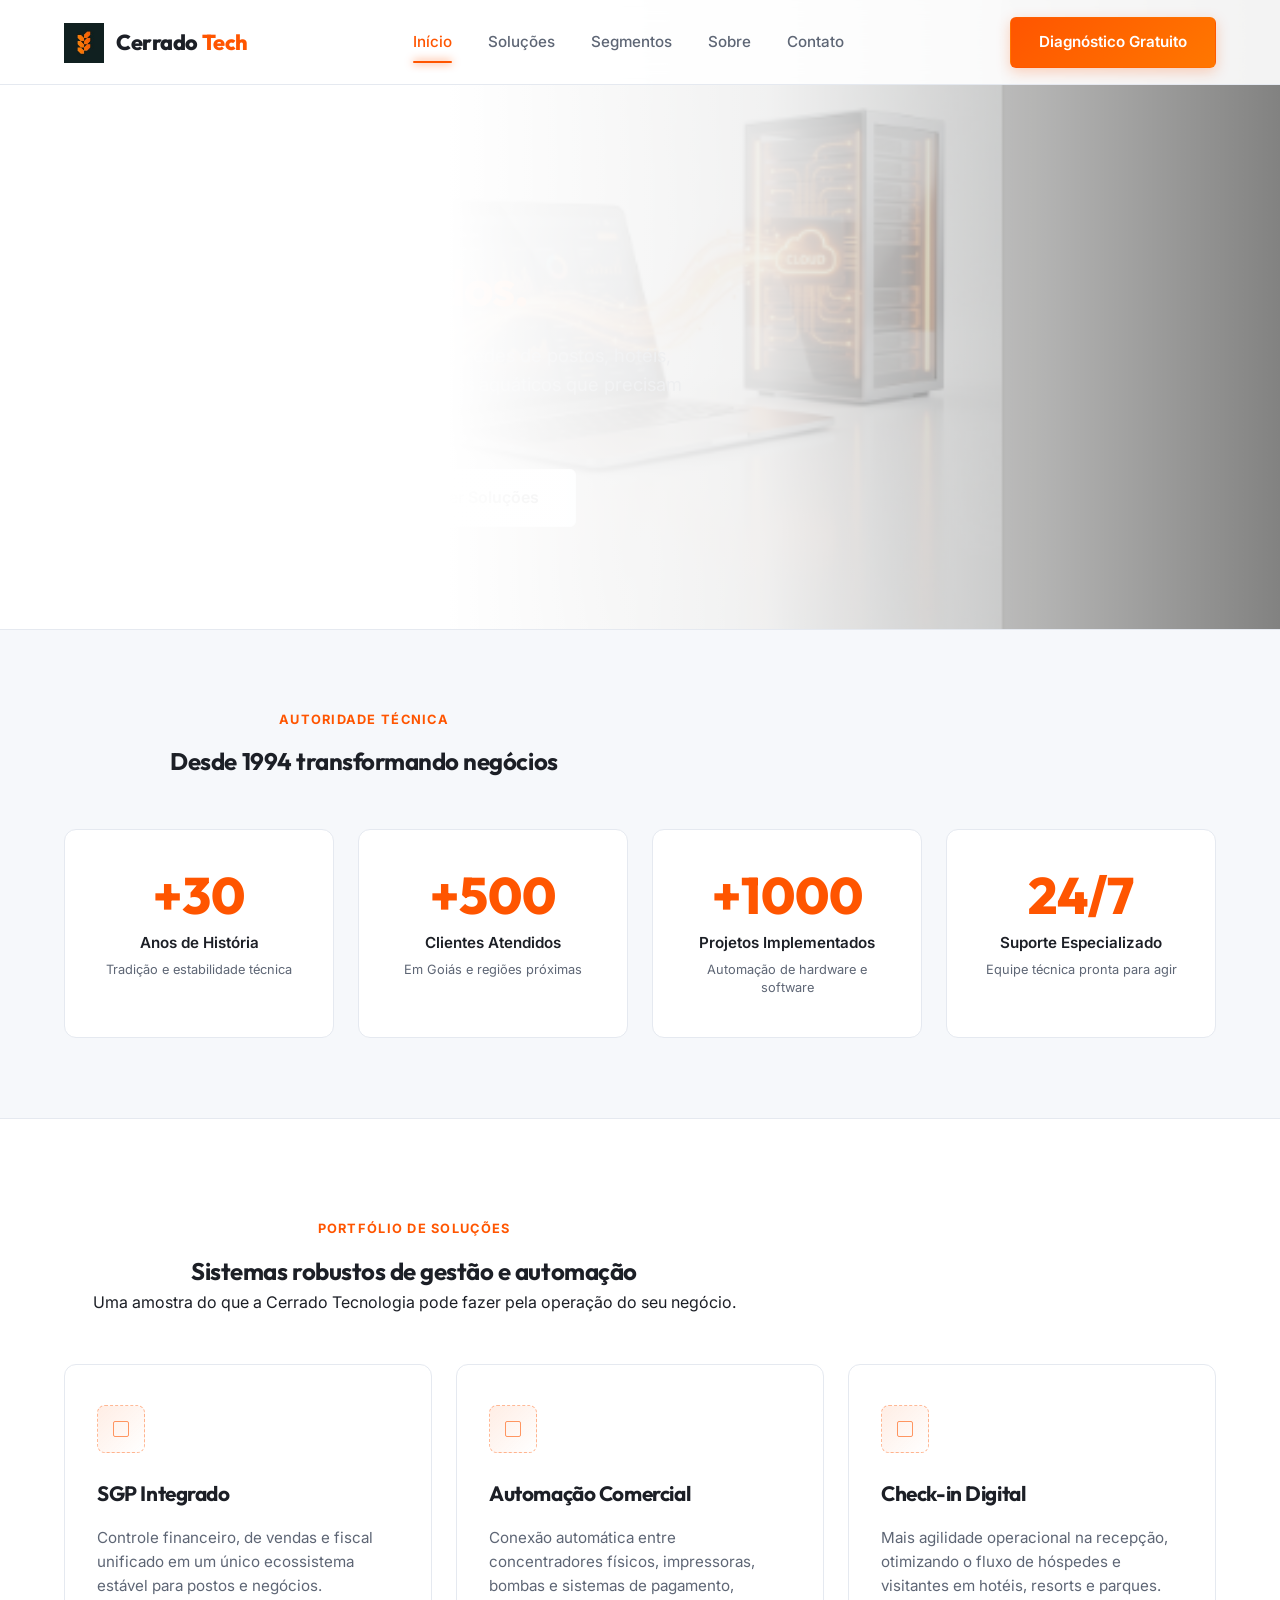
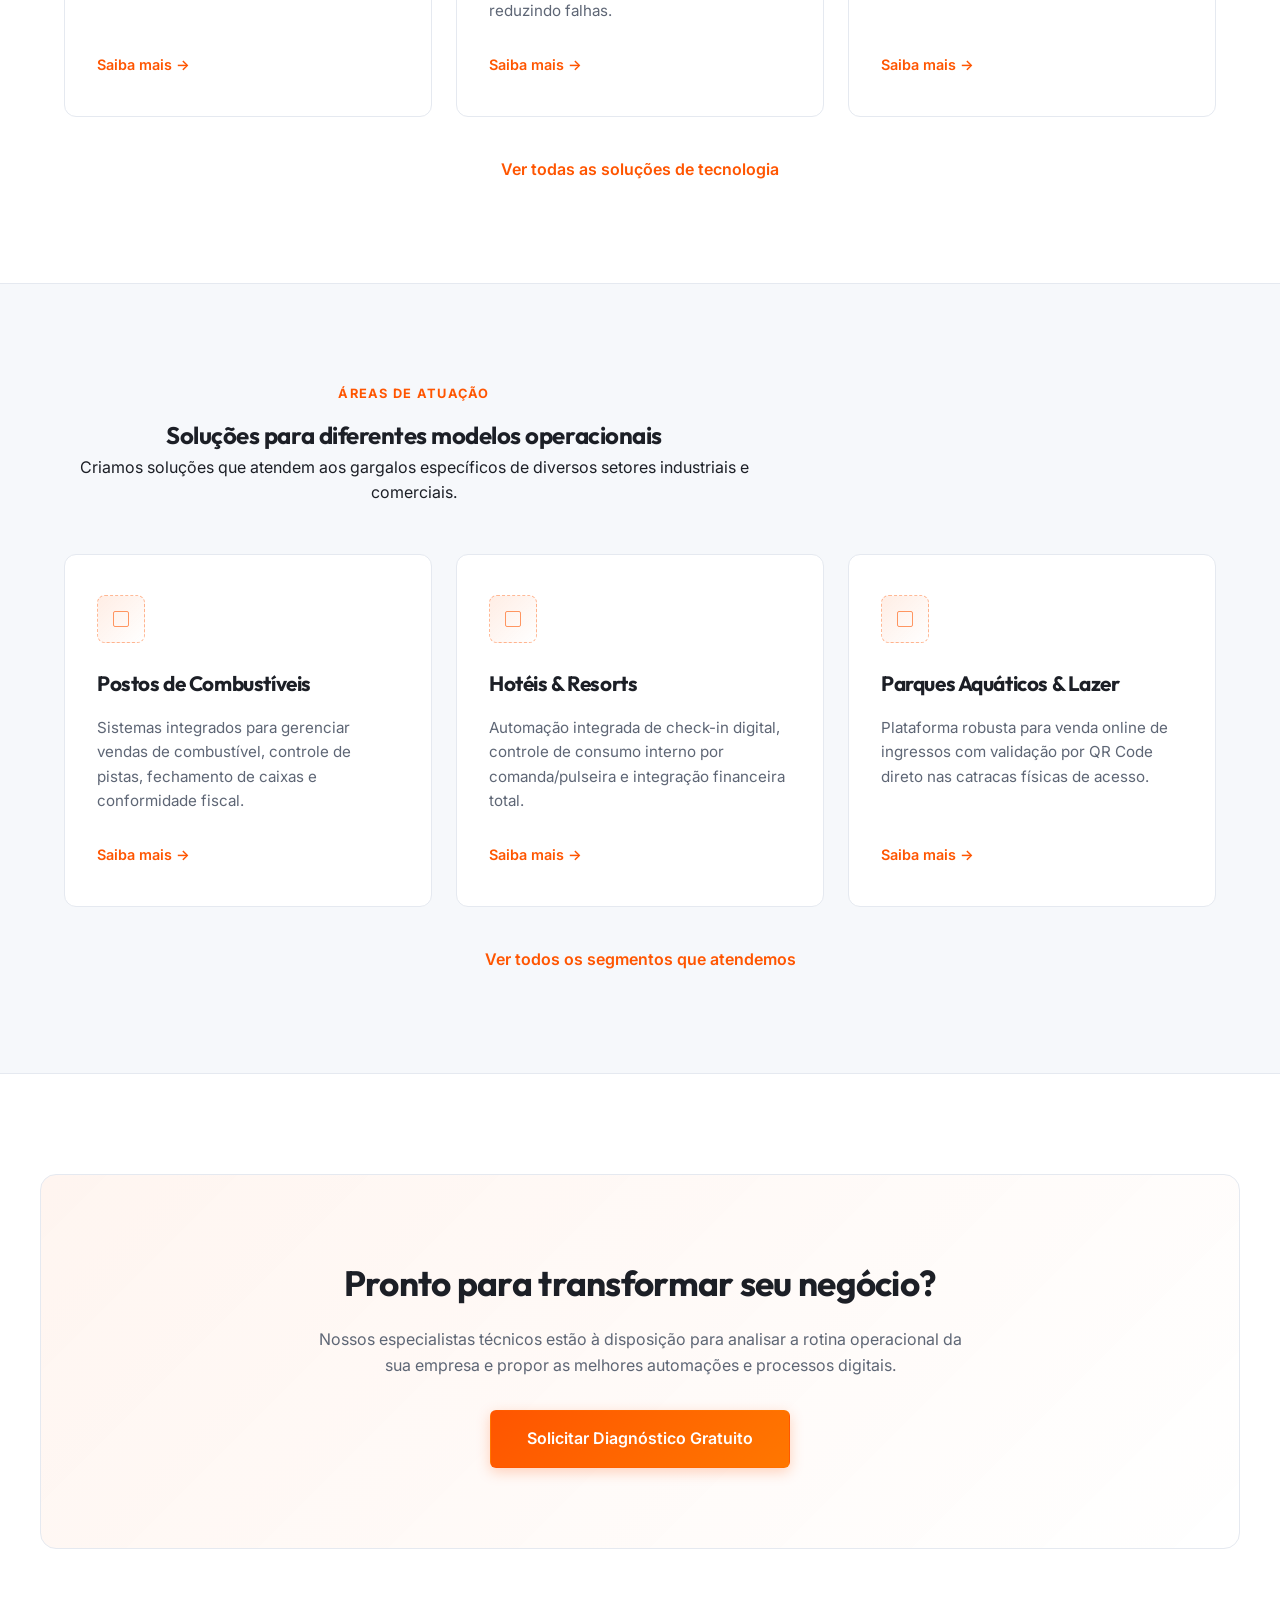
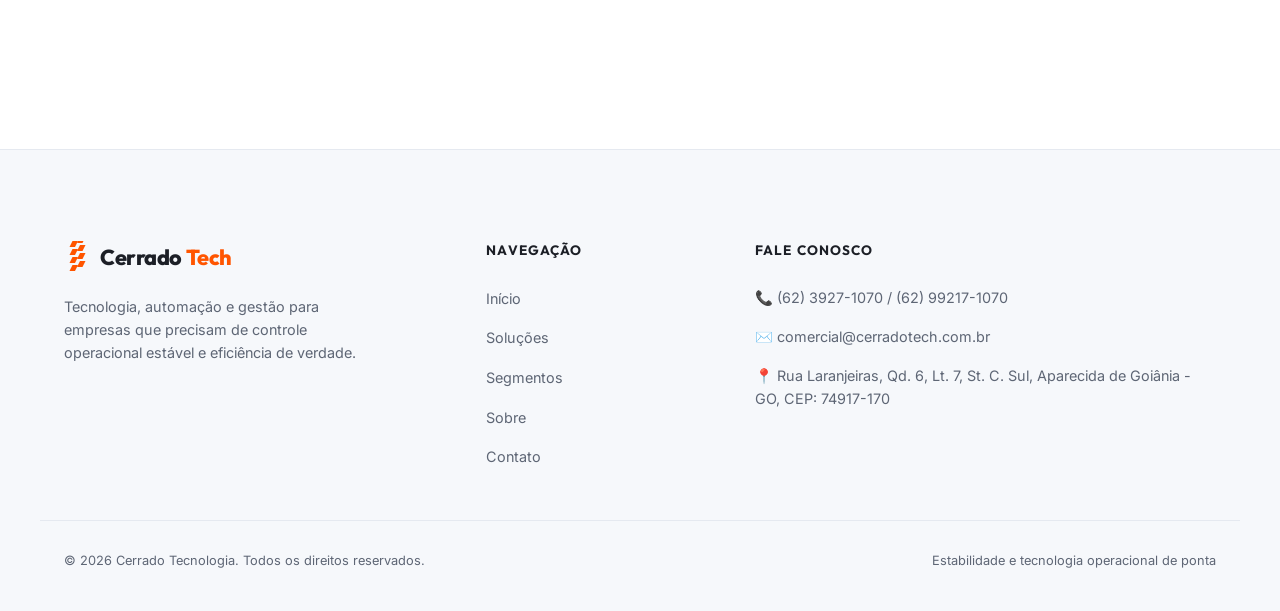
<file: index.html>
<!DOCTYPE html>
<html lang="pt-BR">
<head>
    <meta charset="UTF-8">
    <meta name="viewport" content="width=device-width, initial-scale=1.0">
    <title>Cerrado Tecnologia — Mais controle, automação e eficiência</title>
    <meta name="description" content="Sistemas de gestão e automação comercial para postos de combustíveis, hotelaria, resorts e lazer. Mais de 30 anos de autoridade operacional.">
    <!-- Fontes do Google -->
    <link rel="preconnect" href="https://fonts.googleapis.com">
    <link rel="preconnect" href="https://fonts.gstatic.com" crossorigin>
    <link href="https://fonts.googleapis.com/css2?family=Inter:wght@300;400;500;600;700&family=Outfit:wght@400;500;600;700;800&display=swap" rel="stylesheet">
    <link rel="stylesheet" href="styles.css">
</head>
<body>

    <!-- Cabeçalho Padronizado -->
    <header class="main-header">
        <div class="container header-container">
            <a href="index.html" class="logo">
                <img src="assets/images/640021478_18038495351755282_3845802350826798933_n_4.jpg" alt="Logo Cerrado Tech" style="height: 40px; width: auto; object-fit: contain;">
                <span class="logo-text">Cerrado <span class="highlight">Tech</span></span>
            </a>
            
            <button class="mobile-menu-toggle" aria-label="Abrir Menu">
                <span></span>
                <span></span>
                <span></span>
            </button>

            <nav class="nav-menu">
                <ul>
                    <li><a href="index.html">Início</a></li>
                    <li><a href="solucoes.html">Soluções</a></li>
                    <li><a href="segmentos.html">Segmentos</a></li>
                    <li><a href="sobre.html">Sobre</a></li>
                    <li><a href="contato.html">Contato</a></li>
                </ul>
            </nav>

            <a href="contato.html" class="btn btn-primary btn-nav-desktop">Diagnóstico Gratuito</a>
        </div>
    </header>

    <!-- Seção Hero Principal -->
    <section class="hero-section">
        <div class="container hero-grid">
            <div class="hero-content">

                <h1>
                    Mais controle. <br>Mais eficiência. <br><span class="highlight">Melhores resultados.</span>
                </h1>
                <p>
                    Soluções digitais para postos de combustíveis, redes de postos, hotéis, pousadas, resorts, clubes recreativos e parques aquáticos que precisam de mais controle, automação e eficiência.
                </p>
                <div class="hero-actions">
                    <a href="contato.html" class="btn btn-primary btn-lg">Falar com um Especialista</a>
                    <a href="solucoes.html" class="btn btn-secondary btn-lg">Conhecer Soluções</a>
                </div>
            </div>


        </div>
    </section>

    <!-- Bloco de Autoridade (Estatísticas B2B) -->
    <section class="authority-section">
        <div class="container">
            <div class="section-header text-center" style="max-width: 600px; margin-bottom: 48px;">
                <span class="section-tag">Autoridade Técnica</span>
                <h2>Desde 1994 transformando negócios</h2>
            </div>
            
            <div class="stats-grid">
                <div class="stat-item b2b-card">
                    <span class="stat-number">+30</span>
                    <span class="stat-label">Anos de História</span>
                    <span class="stat-sub">Tradição e estabilidade técnica</span>
                </div>
                <div class="stat-item b2b-card">
                    <span class="stat-number">+500</span>
                    <span class="stat-label">Clientes Atendidos</span>
                    <span class="stat-sub">Em Goiás e regiões próximas</span>
                </div>
                <div class="stat-item b2b-card">
                    <span class="stat-number">+1000</span>
                    <span class="stat-label">Projetos Implementados</span>
                    <span class="stat-sub">Automação de hardware e software</span>
                </div>
                <div class="stat-item b2b-card">
                    <span class="stat-number">24/7</span>
                    <span class="stat-label">Suporte Especializado</span>
                    <span class="stat-sub">Equipe técnica pronta para agir</span>
                </div>
            </div>
        </div>
    </section>

    <!-- Prévia das Soluções -->
    <section class="preview-section">
        <div class="container">
            <div class="section-header text-center" style="max-width: 700px; margin-bottom: 40px;">
                <span class="section-tag">Portfólio de Soluções</span>
                <h2>Sistemas robustos de gestão e automação</h2>
                <p class="section-desc">Uma amostra do que a Cerrado Tecnologia pode fazer pela operação do seu negócio.</p>
            </div>

            <div class="preview-grid">
                <!-- Solução 1 -->
                <div class="b2b-card">
                    <div class="placeholder-visual"></div>
                    <h3>SGP Integrado</h3>
                    <p>Controle financeiro, de vendas e fiscal unificado em um único ecossistema estável para postos e negócios.</p>
                    <a href="solucoes.html" class="card-action-btn">Saiba mais &rarr;</a>
                </div>

                <!-- Solução 2 -->
                <div class="b2b-card">
                    <div class="placeholder-visual"></div>
                    <h3>Automação Comercial</h3>
                    <p>Conexão automática entre concentradores físicos, impressoras, bombas e sistemas de pagamento, reduzindo falhas.</p>
                    <a href="solucoes.html" class="card-action-btn">Saiba mais &rarr;</a>
                </div>

                <!-- Solução 3 -->
                <div class="b2b-card">
                    <div class="placeholder-visual"></div>
                    <h3>Check-in Digital</h3>
                    <p>Mais agilidade operacional na recepção, otimizando o fluxo de hóspedes e visitantes em hotéis, resorts e parques.</p>
                    <a href="solucoes.html" class="card-action-btn">Saiba mais &rarr;</a>
                </div>
            </div>
            
            <div class="text-center">
                <a href="solucoes.html" class="preview-footer-link">Ver todas as soluções de tecnologia</a>
            </div>
        </div>
    </section>

    <!-- Prévia dos Segmentos Atendidos -->
    <section class="preview-section" style="background-color: var(--bg-secondary); border-top: 1px solid var(--border-color); border-bottom: 1px solid var(--border-color);">
        <div class="container">
            <div class="section-header text-center" style="max-width: 700px; margin-bottom: 40px;">
                <span class="section-tag">Áreas de Atuação</span>
                <h2>Soluções para diferentes modelos operacionais</h2>
                <p class="section-desc">Criamos soluções que atendem aos gargalos específicos de diversos setores industriais e comerciais.</p>
            </div>

            <div class="preview-grid">
                <!-- Segmento 1 -->
                <div class="b2b-card">
                    <div class="placeholder-visual"></div>
                    <h3>Postos de Combustíveis</h3>
                    <p>Sistemas integrados para gerenciar vendas de combustível, controle de pistas, fechamento de caixas e conformidade fiscal.</p>
                    <a href="segmentos.html" class="card-action-btn">Saiba mais &rarr;</a>
                </div>

                <!-- Segmento 2 -->
                <div class="b2b-card">
                    <div class="placeholder-visual"></div>
                    <h3>Hotéis & Resorts</h3>
                    <p>Automação integrada de check-in digital, controle de consumo interno por comanda/pulseira e integração financeira total.</p>
                    <a href="segmentos.html" class="card-action-btn">Saiba mais &rarr;</a>
                </div>

                <!-- Segmento 3 -->
                <div class="b2b-card">
                    <div class="placeholder-visual"></div>
                    <h3>Parques Aquáticos & Lazer</h3>
                    <p>Plataforma robusta para venda online de ingressos com validação por QR Code direto nas catracas físicas de acesso.</p>
                    <a href="segmentos.html" class="card-action-btn">Saiba mais &rarr;</a>
                </div>
            </div>
            
            <div class="text-center">
                <a href="segmentos.html" class="preview-footer-link">Ver todos os segmentos que atendemos</a>
            </div>
        </div>
    </section>

    <!-- Bloco CTA Final -->
    <section class="container" style="padding: 100px 0;">
        <div class="cta-block-section text-center">
            <div class="cta-box">
                <h2>Pronto para transformar seu negócio?</h2>
                <p>Nossos especialistas técnicos estão à disposição para analisar a rotina operacional da sua empresa e propor as melhores automações e processos digitais.</p>
                <a href="contato.html" class="btn btn-primary btn-lg">Solicitar Diagnóstico Gratuito</a>
            </div>
        </div>
    </section>

    <!-- Rodapé Completo Padronizado -->
    <footer class="main-footer">
        <div class="container footer-grid">
            <div class="footer-brand">
                <a href="index.html" class="logo">
                    <svg width="24" height="32" viewBox="0 0 24 32" fill="none" xmlns="http://www.w3.org/2000/svg">
                        <!-- Coluna Esquerda: 4 segmentos -->
                        <path d="M11 30H5.5L8.5 24H14L11 30Z" fill="var(--accent-orange)"/>
                        <path d="M11 22H5.5L8.5 16H14L11 22Z" fill="var(--accent-orange)"/>
                        <path d="M11 14H5.5L8.5 8H14L11 14Z" fill="var(--accent-orange)"/>
                        <path d="M11 6H5.5L8.5 0H14L11 6Z" fill="var(--accent-orange)"/>
                        <!-- Coluna Direita: 4 segmentos -->
                        <path d="M18.5 26H13L16 20H21.5L18.5 26Z" fill="var(--accent-orange)"/>
                        <path d="M18.5 18H13L16 12H21.5L18.5 18Z" fill="var(--accent-orange)"/>
                        <path d="M18.5 10H13L16 4H21.5L18.5 10Z" fill="var(--accent-orange)"/>
                        <path d="M18.5 2H13L16 -4H21.5L18.5 2Z" fill="var(--accent-orange)"/>
                    </svg>
                    <span class="logo-text">Cerrado <span class="highlight">Tech</span></span>
                </a>
                <p class="brand-tagline">Tecnologia, automação e gestão para empresas que precisam de controle operacional estável e eficiência de verdade.</p>
            </div>

            <div class="footer-links">
                <h4>Navegação</h4>
                <ul>
                    <li><a href="index.html">Início</a></li>
                    <li><a href="solucoes.html">Soluções</a></li>
                    <li><a href="segmentos.html">Segmentos</a></li>
                    <li><a href="sobre.html">Sobre</a></li>
                    <li><a href="contato.html">Contato</a></li>
                </ul>
            </div>

            <div class="footer-contact">
                <h4>Fale Conosco</h4>
                <p>📞 (62) 3927-1070 / (62) 99217-1070</p>
                <p>✉️ comercial@cerradotech.com.br</p>
                <p>📍 Rua Laranjeiras, Qd. 6, Lt. 7, St. C. Sul, Aparecida de Goiânia - GO, CEP: 74917-170</p>
            </div>
        </div>
        
        <div class="container footer-bottom">
            <span>© 2026 Cerrado Tecnologia. Todos os direitos reservados.</span>
            <span>Estabilidade e tecnologia operacional de ponta</span>
        </div>
    </footer>

    <script src="script.js"></script>
</body>
</html>
</file>
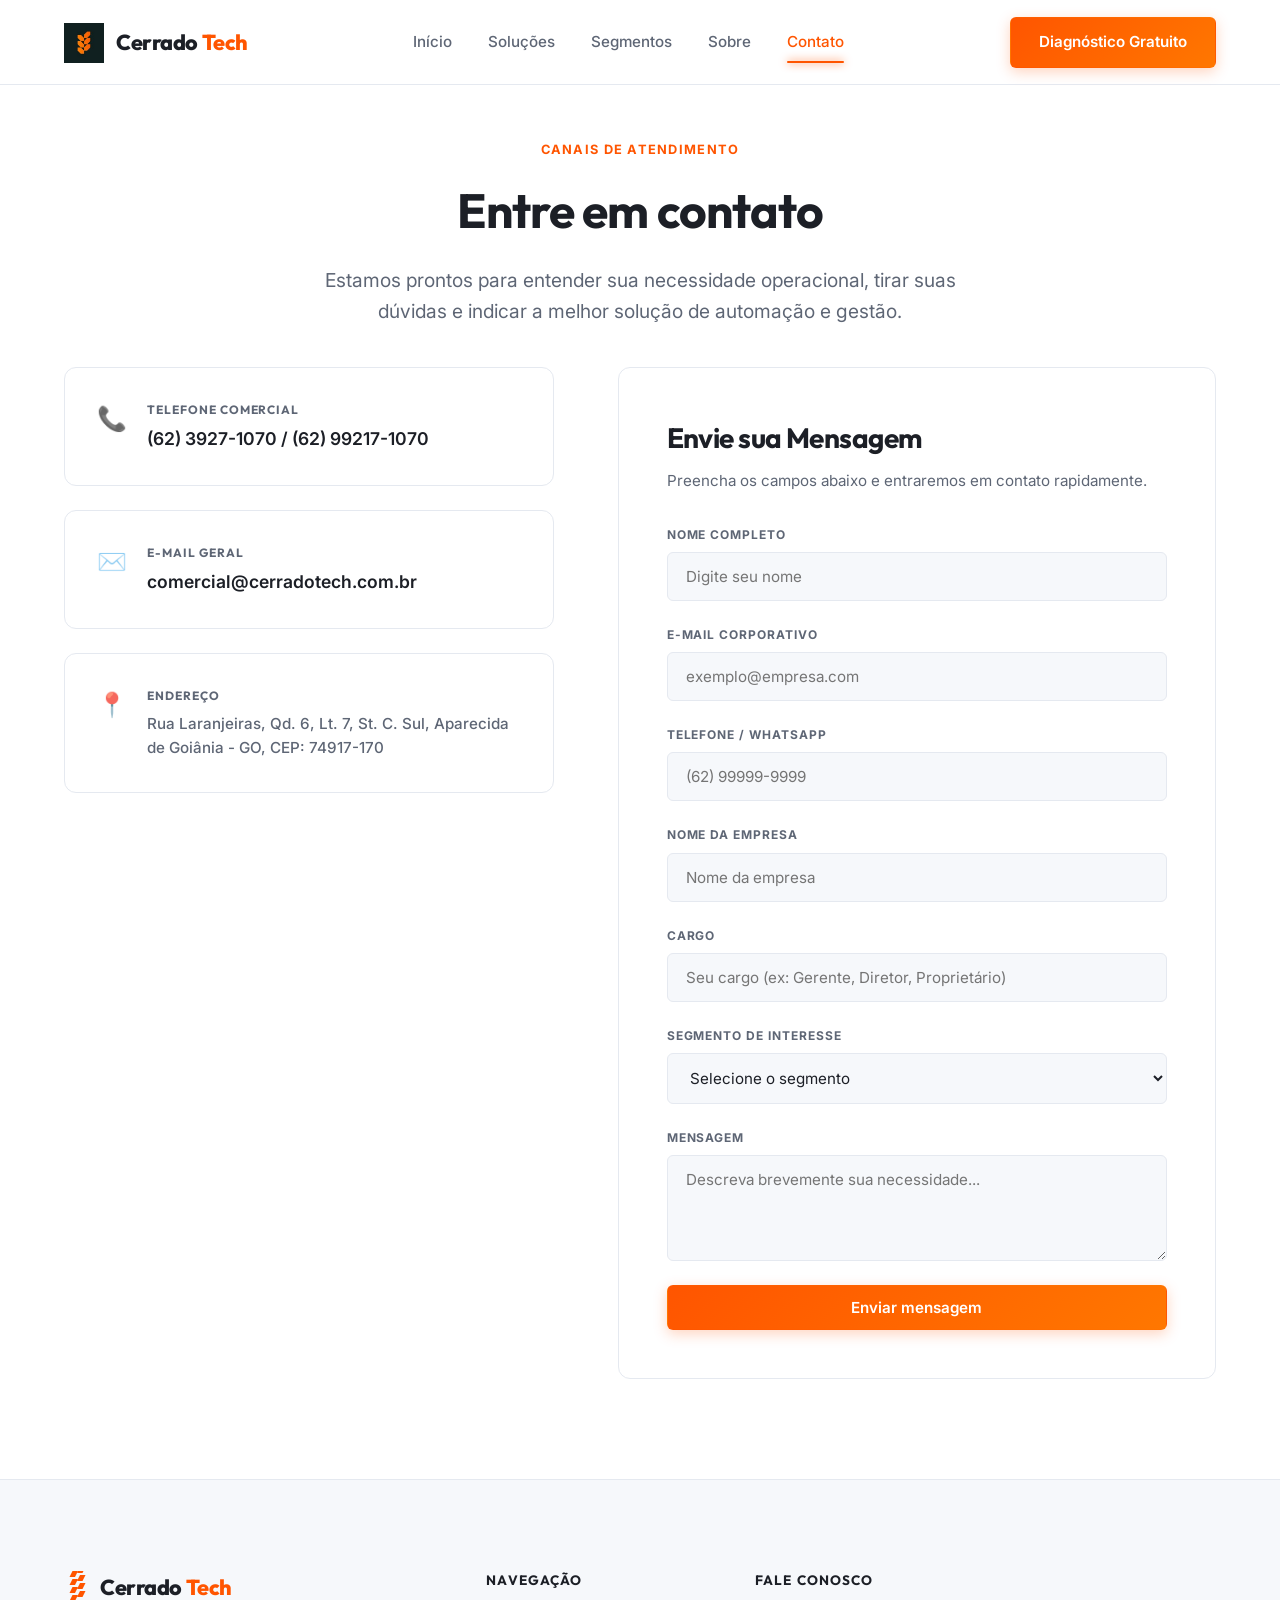
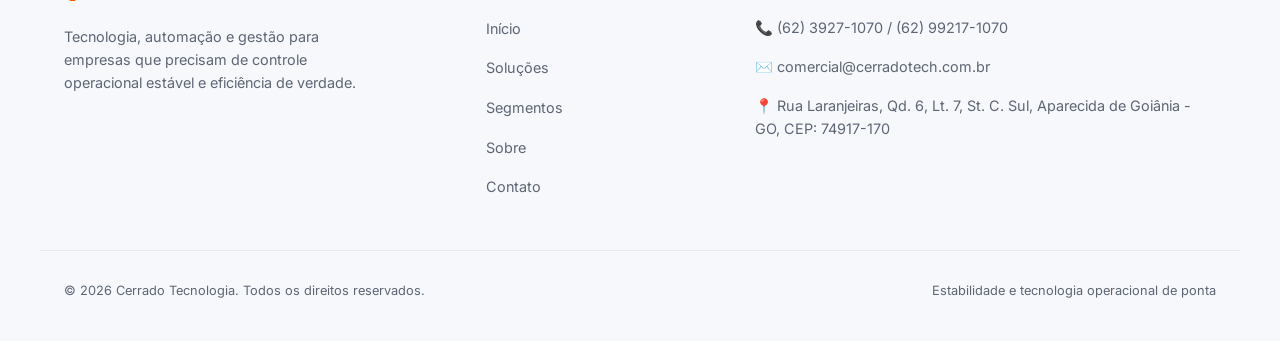
<file: contato.html>
<!DOCTYPE html>
<html lang="pt-BR">
<head>
    <meta charset="UTF-8">
    <meta name="viewport" content="width=device-width, initial-scale=1.0">
    <title>Entre em Contato — Cerrado Tecnologia</title>
    <meta name="description" content="Entre em contato com a equipe da Cerrado Tecnologia. Envie uma mensagem ou ligue para agendar um diagnóstico gratuito.">
    <!-- Fontes do Google -->
    <link rel="preconnect" href="https://fonts.googleapis.com">
    <link rel="preconnect" href="https://fonts.gstatic.com" crossorigin>
    <link href="https://fonts.googleapis.com/css2?family=Inter:wght@300;400;500;600;700&family=Outfit:wght@400;500;600;700;800&display=swap" rel="stylesheet">
    <link rel="stylesheet" href="styles.css">
</head>
<body>

    <!-- Cabeçalho Padronizado -->
    <header class="main-header">
        <div class="container header-container">
            <a href="index.html" class="logo">
                <img src="assets/images/640021478_18038495351755282_3845802350826798933_n_4.jpg" alt="Logo Cerrado Tech" style="height: 40px; width: auto; object-fit: contain;">
                <span class="logo-text">Cerrado <span class="highlight">Tech</span></span>
            </a>
            
            <button class="mobile-menu-toggle" aria-label="Abrir Menu">
                <span></span>
                <span></span>
                <span></span>
            </button>

            <nav class="nav-menu">
                <ul>
                    <li><a href="index.html">Início</a></li>
                    <li><a href="solucoes.html">Soluções</a></li>
                    <li><a href="segmentos.html">Segmentos</a></li>
                    <li><a href="sobre.html">Sobre</a></li>
                    <li><a href="contato.html">Contato</a></li>
                </ul>
            </nav>

            <a href="contato.html" class="btn btn-primary btn-nav-desktop">Diagnóstico Gratuito</a>
        </div>
    </header>

    <!-- Introdução da Página -->
    <section class="page-header-intro text-center">
        <div class="container">
            <span class="section-tag">Canais de Atendimento</span>
            <h1>Entre em contato</h1>
            <p>Estamos prontos para entender sua necessidade operacional, tirar suas dúvidas e indicar a melhor solução de automação e gestão.</p>
        </div>
    </section>

    <!-- Estrutura de Contatos e Formulário -->
    <section class="container">
        <div class="contact-intro-grid">
            
            <!-- Canais Diretos de Contato -->
            <div class="contact-blocks">
                <!-- Canal Telefone -->
                <div class="contact-info-card">
                    <div style="font-size: 1.5rem; opacity: 0.8;">📞</div>
                    <div>
                        <h3>Telefone Comercial</h3>
                        <p><a href="tel:6239271070">(62) 3927-1070</a> / <a href="tel:62992171070">(62) 99217-1070</a></p>
                    </div>
                </div>

                <!-- Canal E-mail -->
                <div class="contact-info-card">
                    <div style="font-size: 1.5rem; opacity: 0.8;">✉️</div>
                    <div>
                        <h3>E-mail Geral</h3>
                        <p><a href="mailto:comercial@cerradotech.com.br">comercial@cerradotech.com.br</a></p>
                    </div>
                </div>

                <!-- Canal Endereço -->
                <div class="contact-info-card">
                    <div style="font-size: 1.5rem; opacity: 0.8;">📍</div>
                    <div>
                        <h3>Endereço</h3>
                        <p style="font-weight: 500; color: var(--text-muted); font-size: 0.95rem;">Rua Laranjeiras, Qd. 6, Lt. 7, St. C. Sul, Aparecida de Goiânia - GO, CEP: 74917-170</p>
                    </div>
                </div>
            </div>

            <!-- Formulário de Contato Limpo B2B -->
            <div class="contact-form-b2b">
                <!-- Formulário inicial -->
                <form id="b2b-contact-form">
                    <div class="form-header">
                        <h2>Envie sua Mensagem</h2>
                        <p>Preencha os campos abaixo e entraremos em contato rapidamente.</p>
                    </div>

                    <div class="form-group-b2b">
                        <label for="name">Nome completo</label>
                        <input type="text" id="name" name="name" required placeholder="Digite seu nome">
                    </div>

                    <div class="form-group-b2b">
                        <label for="email">E-mail Corporativo</label>
                        <input type="email" id="email" name="email" required placeholder="exemplo@empresa.com">
                    </div>

                    <div class="form-group-b2b">
                        <label for="phone">Telefone / WhatsApp</label>
                        <input type="tel" id="phone" name="phone" required placeholder="(62) 99999-9999">
                    </div>

                    <div class="form-group-b2b">
                        <label for="company">Nome da Empresa</label>
                        <input type="text" id="company" name="company" required placeholder="Nome da empresa">
                    </div>

                    <div class="form-group-b2b">
                        <label for="role">Cargo</label>
                        <input type="text" id="role" name="role" required placeholder="Seu cargo (ex: Gerente, Diretor, Proprietário)">
                    </div>

                    <!-- Campos Ocultos de Rastreamento UTM e Origem -->
                    <input type="hidden" id="utm_source" name="utm_source" value="">
                    <input type="hidden" id="utm_medium" name="utm_medium" value="">
                    <input type="hidden" id="utm_campaign" name="utm_campaign" value="">
                    <input type="hidden" id="utm_content" name="utm_content" value="">
                    <input type="hidden" id="utm_term" name="utm_term" value="">
                    <input type="hidden" id="pagina_origem" name="pagina_origem" value="">

                    <div class="form-group-b2b">
                        <label for="segment">Segmento de Interesse</label>
                        <select id="segment" name="segment" required>
                            <option value="" disabled selected>Selecione o segmento</option>
                            <option value="postos">Postos de Combustíveis</option>
                            <option value="redes">Redes de Postos</option>
                            <option value="gestores">Gestores Operacionais</option>
                            <option value="hoteis">Hotéis</option>
                            <option value="pousadas">Pousadas</option>
                            <option value="resorts">Resorts</option>
                            <option value="clubes">Clubes Recreativos</option>
                            <option value="parques">Parques Aquáticos</option>
                            <option value="outros">Outros Segmentos</option>
                        </select>
                    </div>

                    <div class="form-group-b2b">
                        <label for="message">Mensagem</label>
                        <textarea id="message" name="message" rows="4" required placeholder="Descreva brevemente sua necessidade..."></textarea>
                    </div>

                    <button type="submit" class="btn btn-primary btn-block">Enviar mensagem</button>
                </form>

                <!-- Estado de envio bem-sucedido (escondido) -->
                <div class="form-success-message hidden" id="form-success-state">
                    <div class="form-success-icon">
                        <svg width="36" height="36" viewBox="0 0 24 24" fill="none" stroke="currentColor" stroke-width="2.5">
                            <polyline points="20 6 9 17 4 12"></polyline>
                        </svg>
                    </div>
                    <h3>Mensagem Recebida!</h3>
                    <p>Agradecemos o seu contato. O seu desafio foi encaminhado para a nossa equipe comercial.</p>
                    <div style="margin-top: 30px; border-top: 1px solid var(--border-color); padding-top: 24px;">
                        <p style="font-size: 0.8rem; font-weight: 700; text-transform: uppercase; margin-bottom: 12px;">Precisa de retorno urgente?</p>
                        <a href="#" class="btn btn-primary" id="success-wa-btn" target="_blank" style="background: var(--accent-green); box-shadow: 0 4px 15px rgba(16, 185, 129, 0.3); border-color: transparent;">
                            <svg width="18" height="18" viewBox="0 0 24 24" fill="currentColor" style="vertical-align: middle; margin-right: 6px;">
                                <path d="M.057 24l1.687-6.163c-1.041-1.804-1.588-3.849-1.587-5.946C.06 5.348 5.397.01 12.008.01c3.202.001 6.212 1.246 8.477 3.514 2.266 2.268 3.507 5.28 3.505 8.484-.004 6.657-5.34 11.997-11.953 11.997-2.005-.001-3.973-.502-5.725-1.458L0 24zm6.59-4.846c1.6.95 3.188 1.449 4.825 1.451 5.436 0 9.859-4.42 9.863-9.864.002-2.637-1.017-5.114-2.872-6.973-1.857-1.859-4.335-2.88-6.97-2.88-5.442 0-9.866 4.42-9.87 9.865-.001 1.816.48 3.59 1.39 5.169l-1.011 3.693 3.795-.996zM17.487 14.47c-.3-.15-1.77-.874-2.034-.969-.264-.096-.456-.145-.648.15-.191.293-.741.93-.909 1.12-.168.19-.336.213-.636.064-.3-.15-1.266-.467-2.41-1.487-.89-.793-1.49-1.773-1.664-2.07-.173-.3-.018-.462.13-.61.135-.133.3-.349.45-.523.15-.174.2-.299.3-.498.1-.2.05-.374-.025-.524-.075-.15-.648-1.56-.888-2.137-.233-.56-.47-.482-.648-.492-.167-.008-.36-.01-.55-.01-.19 0-.5.07-.76.361-.26.29-1 .977-1 2.38 0 1.402 1.02 2.756 1.163 2.95.143.19 2.01 3.069 4.871 4.305.681.29 1.213.465 1.626.595.685.22 1.31.189 1.802.115.548-.081 1.77-.723 2.02-1.417.25-.693.25-1.288.174-1.417-.075-.129-.27-.207-.57-.357z"/>
                            </svg>
                            Falar no WhatsApp Comercial
                        </a>
                    </div>
                </div>
            </div>

        </div>
    </section>

    <!-- Rodapé Completo Padronizado -->
    <footer class="main-footer">
        <div class="container footer-grid">
            <div class="footer-brand">
                <a href="index.html" class="logo">
                    <svg width="24" height="32" viewBox="0 0 24 32" fill="none" xmlns="http://www.w3.org/2000/svg">
                        <!-- Coluna Esquerda: 4 segmentos -->
                        <path d="M11 30H5.5L8.5 24H14L11 30Z" fill="var(--accent-orange)"/>
                        <path d="M11 22H5.5L8.5 16H14L11 22Z" fill="var(--accent-orange)"/>
                        <path d="M11 14H5.5L8.5 8H14L11 14Z" fill="var(--accent-orange)"/>
                        <path d="M11 6H5.5L8.5 0H14L11 6Z" fill="var(--accent-orange)"/>
                        <!-- Coluna Direita: 4 segmentos -->
                        <path d="M18.5 26H13L16 20H21.5L18.5 26Z" fill="var(--accent-orange)"/>
                        <path d="M18.5 18H13L16 12H21.5L18.5 18Z" fill="var(--accent-orange)"/>
                        <path d="M18.5 10H13L16 4H21.5L18.5 10Z" fill="var(--accent-orange)"/>
                        <path d="M18.5 2H13L16 -4H21.5L18.5 2Z" fill="var(--accent-orange)"/>
                    </svg>
                    <span class="logo-text">Cerrado <span class="highlight">Tech</span></span>
                </a>
                <p class="brand-tagline">Tecnologia, automação e gestão para empresas que precisam de controle operacional estável e eficiência de verdade.</p>
            </div>

            <div class="footer-links">
                <h4>Navegação</h4>
                <ul>
                    <li><a href="index.html">Início</a></li>
                    <li><a href="solucoes.html">Soluções</a></li>
                    <li><a href="segmentos.html">Segmentos</a></li>
                    <li><a href="sobre.html">Sobre</a></li>
                    <li><a href="contato.html">Contato</a></li>
                </ul>
            </div>

            <div class="footer-contact">
                <h4>Fale Conosco</h4>
                <p>📞 (62) 3927-1070 / (62) 99217-1070</p>
                <p>✉️ comercial@cerradotech.com.br</p>
                <p>📍 Rua Laranjeiras, Qd. 6, Lt. 7, St. C. Sul, Aparecida de Goiânia - GO, CEP: 74917-170</p>
            </div>
        </div>
        
        <div class="container footer-bottom">
            <span>© 2026 Cerrado Tecnologia. Todos os direitos reservados.</span>
            <span>Estabilidade e tecnologia operacional de ponta</span>
        </div>
    </footer>

    <script src="script.js"></script>
</body>
</html>
</file>
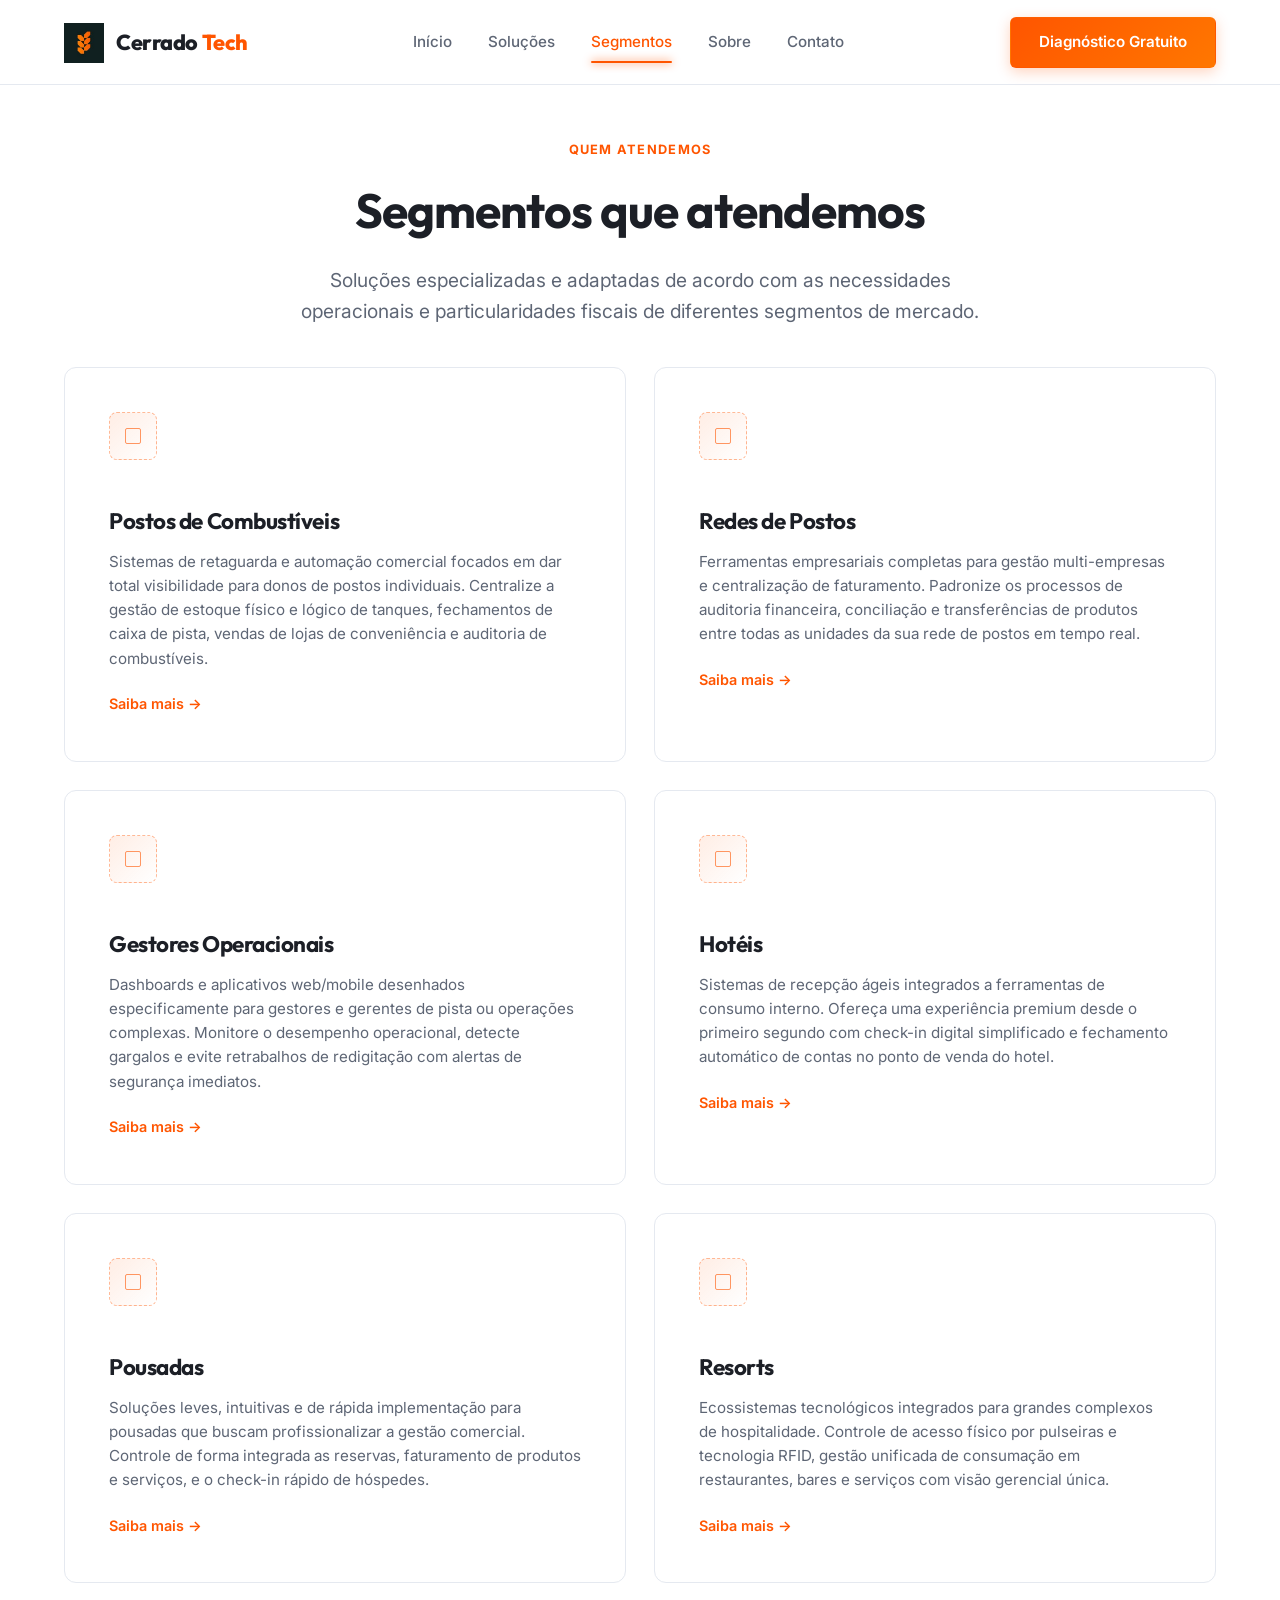
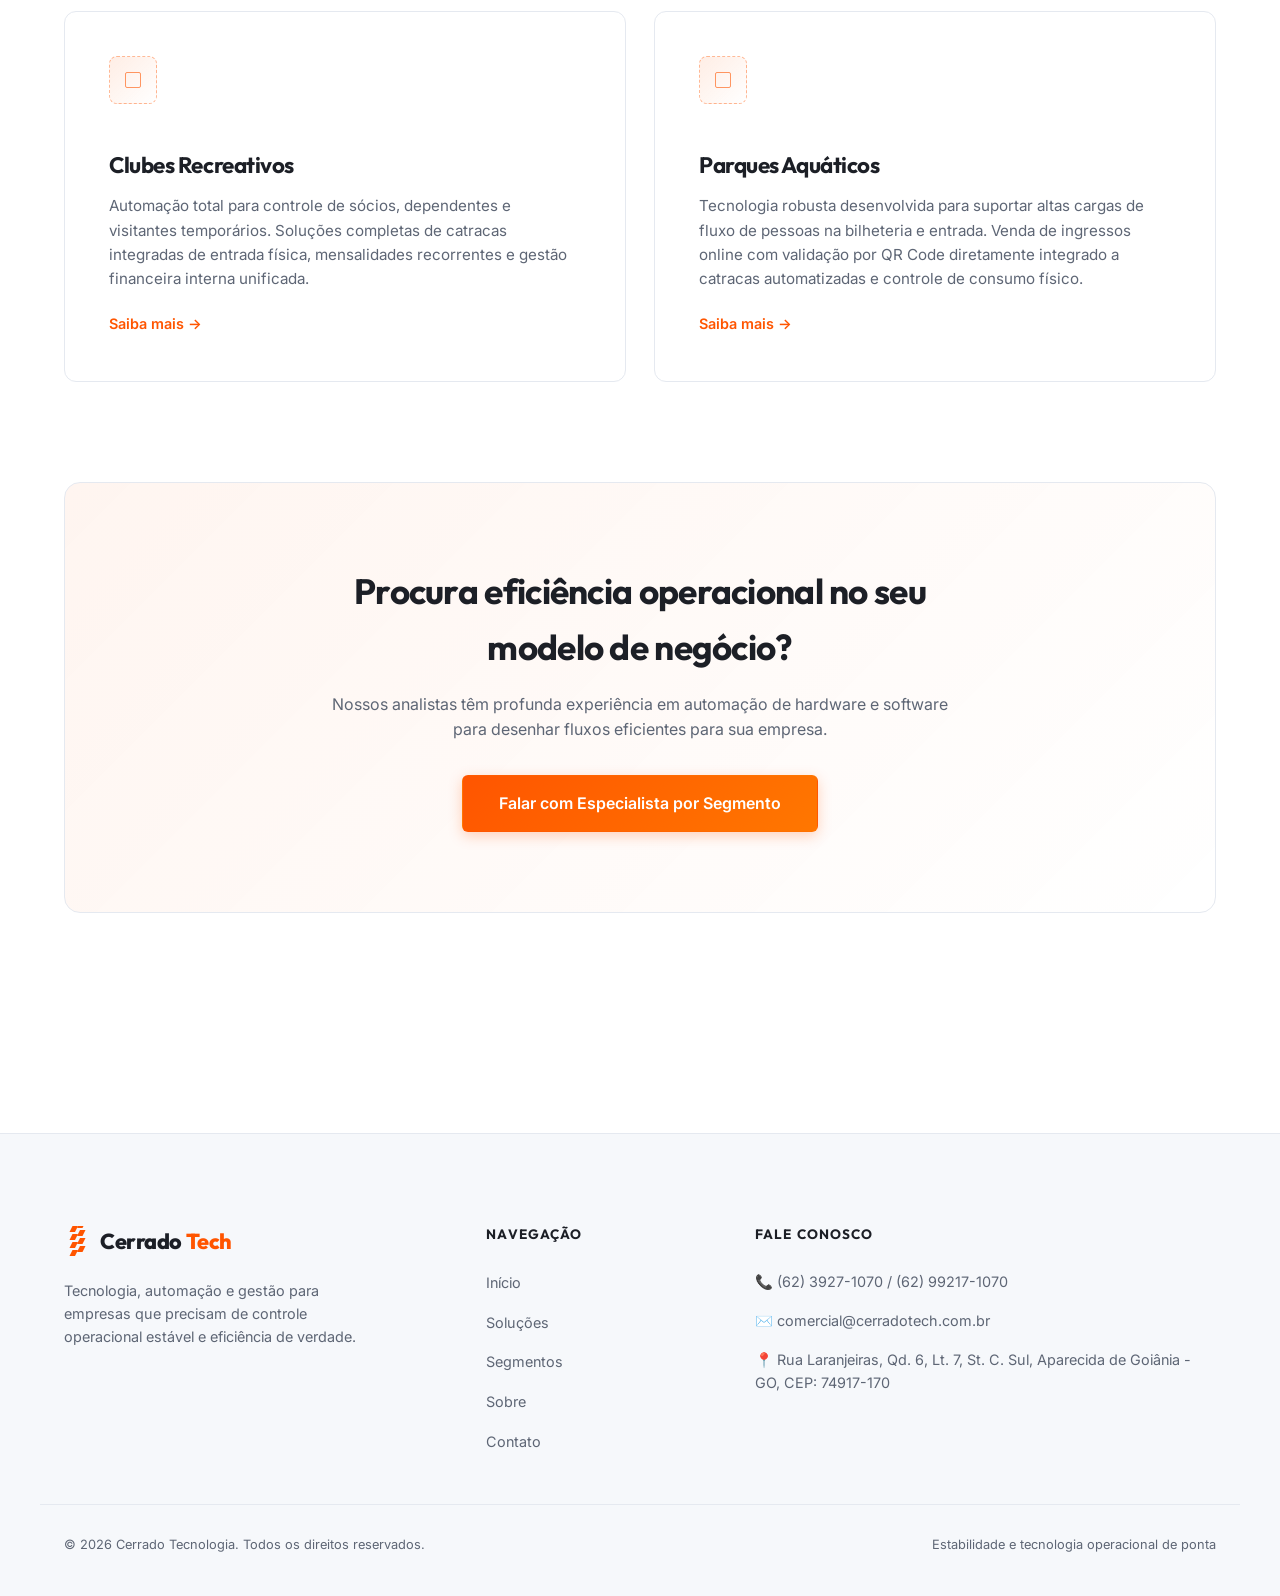
<file: segmentos.html>
<!DOCTYPE html>
<html lang="pt-BR">
<head>
    <meta charset="UTF-8">
    <meta name="viewport" content="width=device-width, initial-scale=1.0">
    <title>Segmentos Atendidos — Cerrado Tecnologia</title>
    <meta name="description" content="Desenvolvemos soluções para postos, redes de postos, gestores operacionais, hotéis, pousadas, resorts, clubes recreativos e parques aquáticos.">
    <!-- Fontes do Google -->
    <link rel="preconnect" href="https://fonts.googleapis.com">
    <link rel="preconnect" href="https://fonts.gstatic.com" crossorigin>
    <link href="https://fonts.googleapis.com/css2?family=Inter:wght@300;400;500;600;700&family=Outfit:wght@400;500;600;700;800&display=swap" rel="stylesheet">
    <link rel="stylesheet" href="styles.css">
</head>
<body>

    <!-- Cabeçalho Padronizado -->
    <header class="main-header">
        <div class="container header-container">
            <a href="index.html" class="logo">
                <img src="assets/images/640021478_18038495351755282_3845802350826798933_n_4.jpg" alt="Logo Cerrado Tech" style="height: 40px; width: auto; object-fit: contain;">
                <span class="logo-text">Cerrado <span class="highlight">Tech</span></span>
            </a>
            
            <button class="mobile-menu-toggle" aria-label="Abrir Menu">
                <span></span>
                <span></span>
                <span></span>
            </button>

            <nav class="nav-menu">
                <ul>
                    <li><a href="index.html">Início</a></li>
                    <li><a href="solucoes.html">Soluções</a></li>
                    <li><a href="segmentos.html">Segmentos</a></li>
                    <li><a href="sobre.html">Sobre</a></li>
                    <li><a href="contato.html">Contato</a></li>
                </ul>
            </nav>

            <a href="contato.html" class="btn btn-primary btn-nav-desktop">Diagnóstico Gratuito</a>
        </div>
    </header>

    <!-- Introdução da Página -->
    <section class="page-header-intro text-center">
        <div class="container">
            <span class="section-tag">Quem Atendemos</span>
            <h1>Segmentos que atendemos</h1>
            <p>Soluções especializadas e adaptadas de acordo com as necessidades operacionais e particularidades fiscais de diferentes segmentos de mercado.</p>
        </div>
    </section>

    <!-- Exibição de 8 Segmentos em Formato Comercial -->
    <section class="container">
        <div class="segments-grid-full">
            
            <!-- Segmento 1: Postos de Combustíveis -->
            <div class="segment-card-b2b">
                <div class="placeholder-visual" title="Placeholder visual neutro"></div>
                <div>
                    <h3>Postos de Combustíveis</h3>
                    <p style="margin-top: 10px; margin-bottom: 20px;">Sistemas de retaguarda e automação comercial focados em dar total visibilidade para donos de postos individuais. Centralize a gestão de estoque físico e lógico de tanques, fechamentos de caixa de pista, vendas de lojas de conveniência e auditoria de combustíveis.</p>
                    <a href="contato.html?segmento=postos" class="card-action-btn">Saiba mais &rarr;</a>
                </div>
            </div>

            <!-- Segmento 2: Redes de Postos -->
            <div class="segment-card-b2b">
                <div class="placeholder-visual" title="Placeholder visual neutro"></div>
                <div>
                    <h3>Redes de Postos</h3>
                    <p style="margin-top: 10px; margin-bottom: 20px;">Ferramentas empresariais completas para gestão multi-empresas e centralização de faturamento. Padronize os processos de auditoria financeira, conciliação e transferências de produtos entre todas as unidades da sua rede de postos em tempo real.</p>
                    <a href="contato.html?segmento=redes" class="card-action-btn">Saiba mais &rarr;</a>
                </div>
            </div>

            <!-- Segmento 3: Gestores Operacionais -->
            <div class="segment-card-b2b">
                <div class="placeholder-visual" title="Placeholder visual neutro"></div>
                <div>
                    <h3>Gestores Operacionais</h3>
                    <p style="margin-top: 10px; margin-bottom: 20px;">Dashboards e aplicativos web/mobile desenhados especificamente para gestores e gerentes de pista ou operações complexas. Monitore o desempenho operacional, detecte gargalos e evite retrabalhos de redigitação com alertas de segurança imediatos.</p>
                    <a href="contato.html?segmento=gestores" class="card-action-btn">Saiba mais &rarr;</a>
                </div>
            </div>

            <!-- Segmento 4: Hotéis -->
            <div class="segment-card-b2b">
                <div class="placeholder-visual" title="Placeholder visual neutro"></div>
                <div>
                    <h3>Hotéis</h3>
                    <p style="margin-top: 10px; margin-bottom: 20px;">Sistemas de recepção ágeis integrados a ferramentas de consumo interno. Ofereça uma experiência premium desde o primeiro segundo com check-in digital simplificado e fechamento automático de contas no ponto de venda do hotel.</p>
                    <a href="contato.html?segmento=hoteis" class="card-action-btn">Saiba mais &rarr;</a>
                </div>
            </div>

            <!-- Segmento 5: Pousadas -->
            <div class="segment-card-b2b">
                <div class="placeholder-visual" title="Placeholder visual neutro"></div>
                <div>
                    <h3>Pousadas</h3>
                    <p style="margin-top: 10px; margin-bottom: 20px;">Soluções leves, intuitivas e de rápida implementação para pousadas que buscam profissionalizar a gestão comercial. Controle de forma integrada as reservas, faturamento de produtos e serviços, e o check-in rápido de hóspedes.</p>
                    <a href="contato.html?segmento=pousadas" class="card-action-btn">Saiba mais &rarr;</a>
                </div>
            </div>

            <!-- Segmento 6: Resorts -->
            <div class="segment-card-b2b">
                <div class="placeholder-visual" title="Placeholder visual neutro"></div>
                <div>
                    <h3>Resorts</h3>
                    <p style="margin-top: 10px; margin-bottom: 20px;">Ecossistemas tecnológicos integrados para grandes complexos de hospitalidade. Controle de acesso físico por pulseiras e tecnologia RFID, gestão unificada de consumação em restaurantes, bares e serviços com visão gerencial única.</p>
                    <a href="contato.html?segmento=resorts" class="card-action-btn">Saiba mais &rarr;</a>
                </div>
            </div>

            <!-- Segmento 7: Clubes Recreativos -->
            <div class="segment-card-b2b">
                <div class="placeholder-visual" title="Placeholder visual neutro"></div>
                <div>
                    <h3>Clubes Recreativos</h3>
                    <p style="margin-top: 10px; margin-bottom: 20px;">Automação total para controle de sócios, dependentes e visitantes temporários. Soluções completas de catracas integradas de entrada física, mensalidades recorrentes e gestão financeira interna unificada.</p>
                    <a href="contato.html?segmento=clubes" class="card-action-btn">Saiba mais &rarr;</a>
                </div>
            </div>

            <!-- Segmento 8: Parques Aquáticos -->
            <div class="segment-card-b2b">
                <div class="placeholder-visual" title="Placeholder visual neutro"></div>
                <div>
                    <h3>Parques Aquáticos</h3>
                    <p style="margin-top: 10px; margin-bottom: 20px;">Tecnologia robusta desenvolvida para suportar altas cargas de fluxo de pessoas na bilheteria e entrada. Venda de ingressos online com validação por QR Code diretamente integrado a catracas automatizadas e controle de consumo físico.</p>
                    <a href="contato.html?segmento=parques" class="card-action-btn">Saiba mais &rarr;</a>
                </div>
            </div>

        </div>
    </section>

    <!-- Bloco CTA Final -->
    <section class="container" style="padding-bottom: 120px;">
        <div class="cta-block-section text-center">
            <div class="cta-box">
                <h2>Procura eficiência operacional no seu modelo de negócio?</h2>
                <p>Nossos analistas têm profunda experiência em automação de hardware e software para desenhar fluxos eficientes para sua empresa.</p>
                <a href="contato.html" class="btn btn-primary btn-lg">Falar com Especialista por Segmento</a>
            </div>
        </div>
    </section>

    <!-- Rodapé Completo Padronizado -->
    <footer class="main-footer">
        <div class="container footer-grid">
            <div class="footer-brand">
                <a href="index.html" class="logo">
                    <svg width="24" height="32" viewBox="0 0 24 32" fill="none" xmlns="http://www.w3.org/2000/svg">
                        <!-- Coluna Esquerda: 4 segmentos -->
                        <path d="M11 30H5.5L8.5 24H14L11 30Z" fill="var(--accent-orange)"/>
                        <path d="M11 22H5.5L8.5 16H14L11 22Z" fill="var(--accent-orange)"/>
                        <path d="M11 14H5.5L8.5 8H14L11 14Z" fill="var(--accent-orange)"/>
                        <path d="M11 6H5.5L8.5 0H14L11 6Z" fill="var(--accent-orange)"/>
                        <!-- Coluna Direita: 4 segmentos -->
                        <path d="M18.5 26H13L16 20H21.5L18.5 26Z" fill="var(--accent-orange)"/>
                        <path d="M18.5 18H13L16 12H21.5L18.5 18Z" fill="var(--accent-orange)"/>
                        <path d="M18.5 10H13L16 4H21.5L18.5 10Z" fill="var(--accent-orange)"/>
                        <path d="M18.5 2H13L16 -4H21.5L18.5 2Z" fill="var(--accent-orange)"/>
                    </svg>
                    <span class="logo-text">Cerrado <span class="highlight">Tech</span></span>
                </a>
                <p class="brand-tagline">Tecnologia, automação e gestão para empresas que precisam de controle operacional estável e eficiência de verdade.</p>
            </div>

            <div class="footer-links">
                <h4>Navegação</h4>
                <ul>
                    <li><a href="index.html">Início</a></li>
                    <li><a href="solucoes.html">Soluções</a></li>
                    <li><a href="segmentos.html">Segmentos</a></li>
                    <li><a href="sobre.html">Sobre</a></li>
                    <li><a href="contato.html">Contato</a></li>
                </ul>
            </div>

            <div class="footer-contact">
                <h4>Fale Conosco</h4>
                <p>📞 (62) 3927-1070 / (62) 99217-1070</p>
                <p>✉️ comercial@cerradotech.com.br</p>
                <p>📍 Rua Laranjeiras, Qd. 6, Lt. 7, St. C. Sul, Aparecida de Goiânia - GO, CEP: 74917-170</p>
            </div>
        </div>
        
        <div class="container footer-bottom">
            <span>© 2026 Cerrado Tecnologia. Todos os direitos reservados.</span>
            <span>Estabilidade e tecnologia operacional de ponta</span>
        </div>
    </footer>

    <script src="script.js"></script>
</body>
</html>
</file>
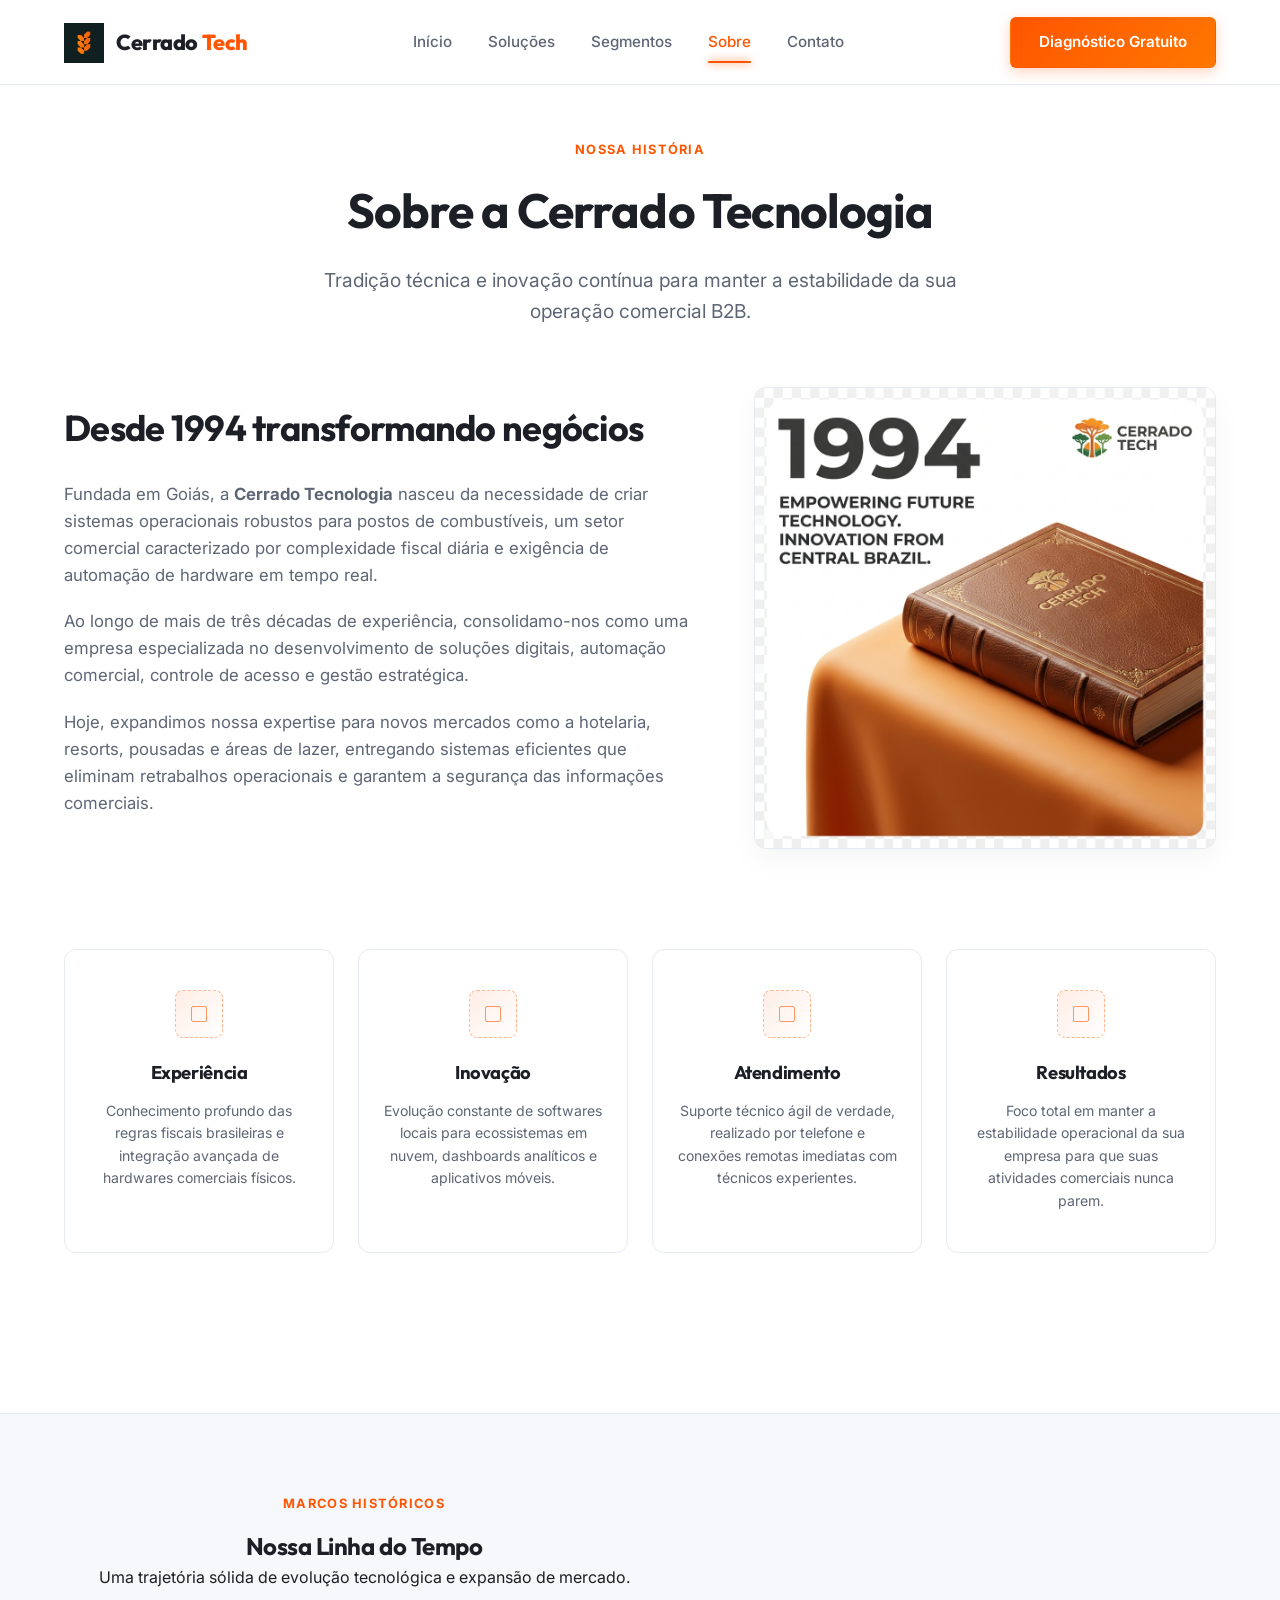
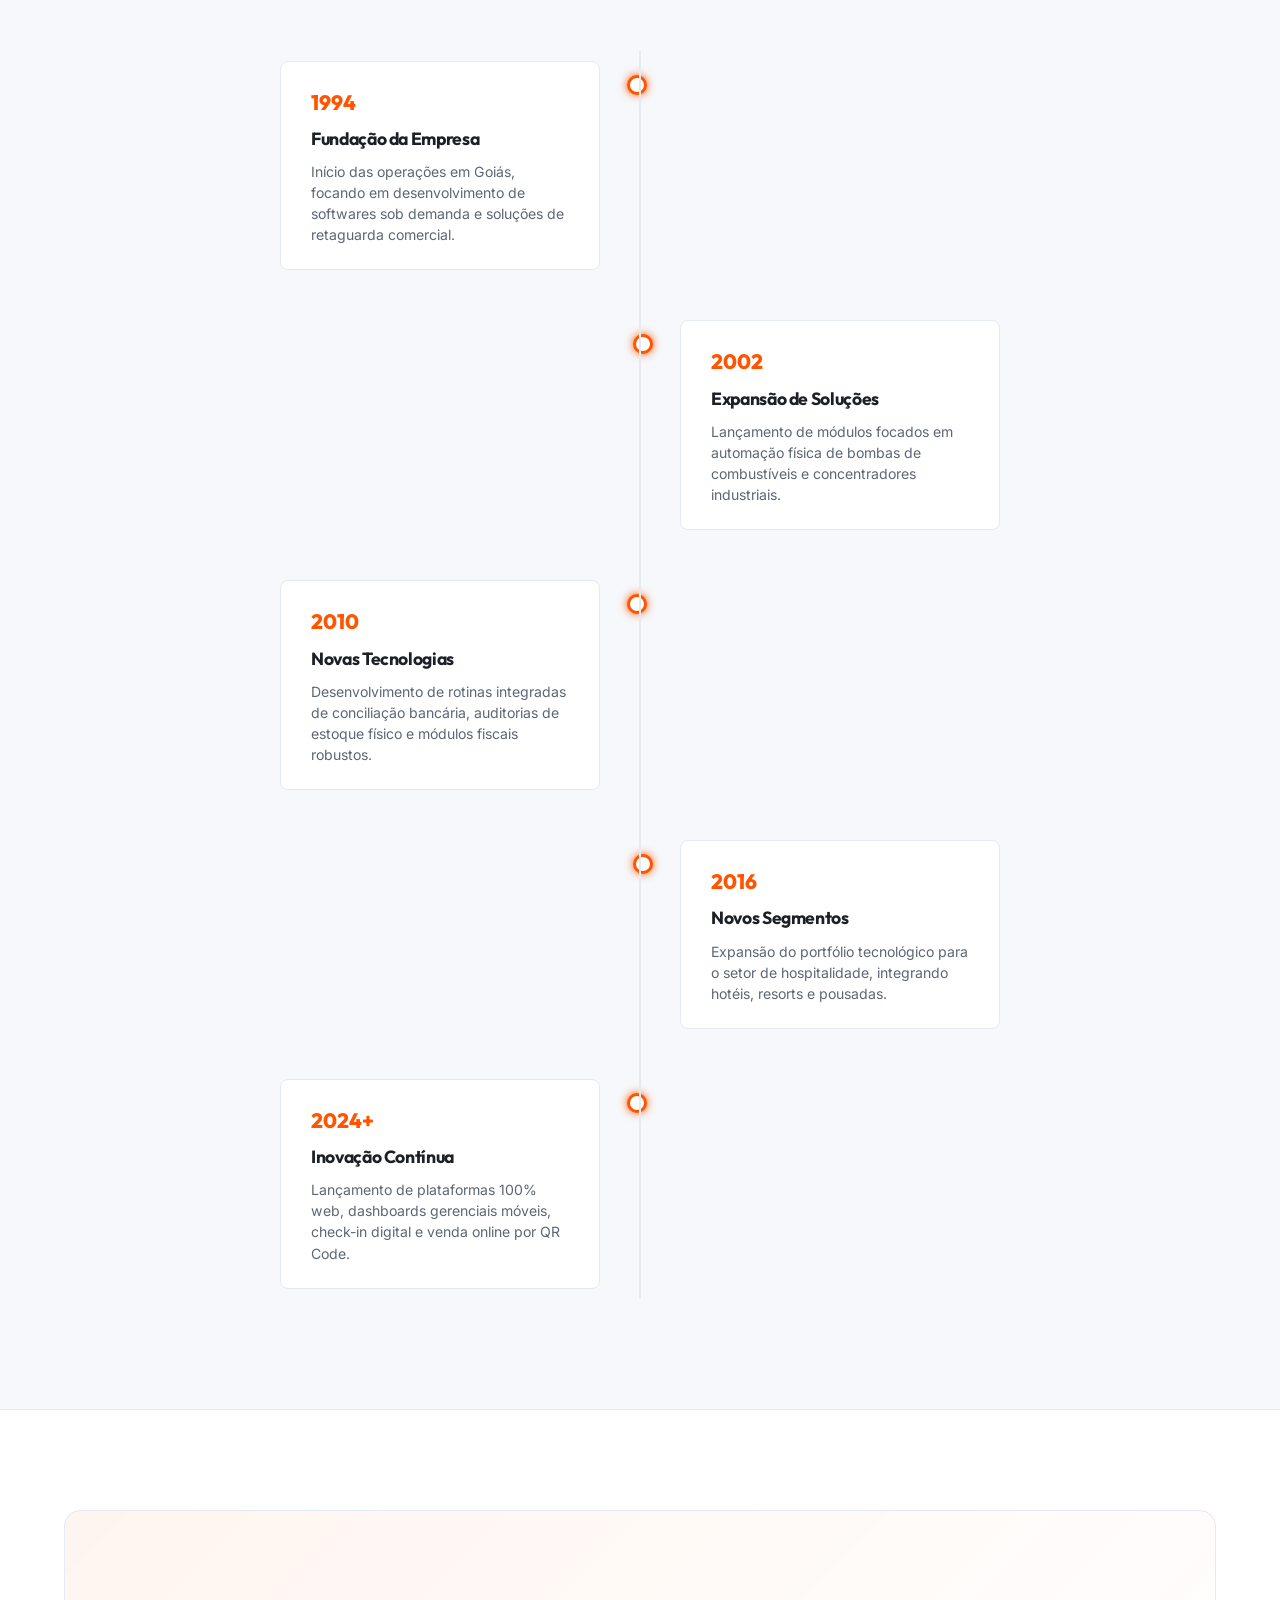
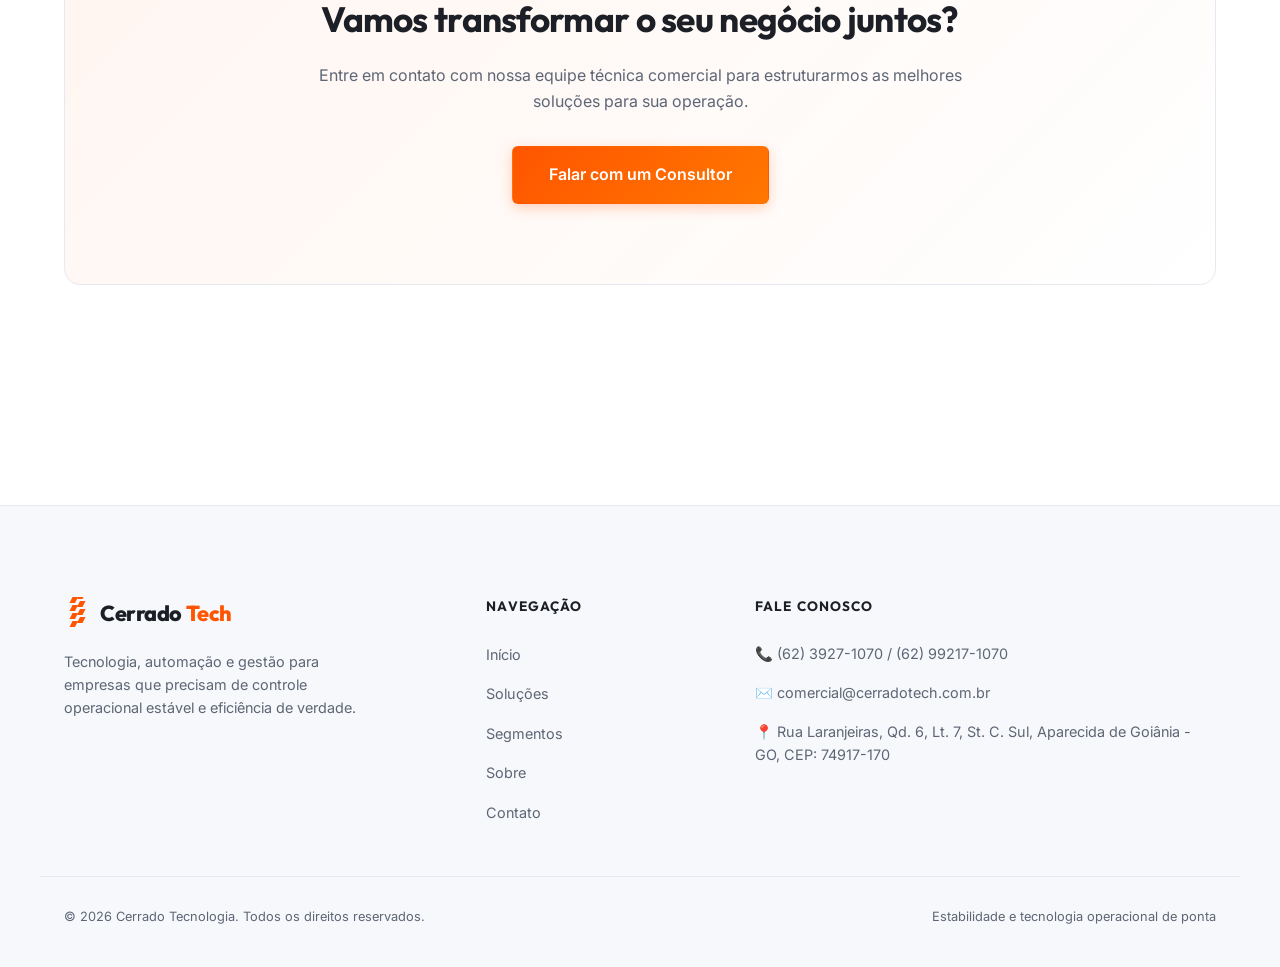
<file: sobre.html>
<!DOCTYPE html>
<html lang="pt-BR">
<head>
    <meta charset="UTF-8">
    <meta name="viewport" content="width=device-width, initial-scale=1.0">
    <title>Sobre a Cerrado Tecnologia — Tradição e Inovação</title>
    <meta name="description" content="Conheça a história da Cerrado Tecnologia. Desde 1994 desenvolvendo soluções de automação e gestão para operações complexas.">
    <!-- Fontes do Google -->
    <link rel="preconnect" href="https://fonts.googleapis.com">
    <link rel="preconnect" href="https://fonts.gstatic.com" crossorigin>
    <link href="https://fonts.googleapis.com/css2?family=Inter:wght@300;400;500;600;700&family=Outfit:wght@400;500;600;700;800&display=swap" rel="stylesheet">
    <link rel="stylesheet" href="styles.css">
</head>
<body>

    <!-- Cabeçalho Padronizado -->
    <header class="main-header">
        <div class="container header-container">
            <a href="index.html" class="logo">
                <img src="assets/images/640021478_18038495351755282_3845802350826798933_n_4.jpg" alt="Logo Cerrado Tech" style="height: 40px; width: auto; object-fit: contain;">
                <span class="logo-text">Cerrado <span class="highlight">Tech</span></span>
            </a>
            
            <button class="mobile-menu-toggle" aria-label="Abrir Menu">
                <span></span>
                <span></span>
                <span></span>
            </button>

            <nav class="nav-menu">
                <ul>
                    <li><a href="index.html">Início</a></li>
                    <li><a href="solucoes.html">Soluções</a></li>
                    <li><a href="segmentos.html">Segmentos</a></li>
                    <li><a href="sobre.html">Sobre</a></li>
                    <li><a href="contato.html">Contato</a></li>
                </ul>
            </nav>

            <a href="contato.html" class="btn btn-primary btn-nav-desktop">Diagnóstico Gratuito</a>
        </div>
    </header>

    <!-- Introdução da Página -->
    <section class="page-header-intro text-center">
        <div class="container">
            <span class="section-tag">Nossa História</span>
            <h1>Sobre a Cerrado Tecnologia</h1>
            <p>Tradição técnica e inovação contínua para manter a estabilidade da sua operação comercial B2B.</p>
        </div>
    </section>

    <!-- Apresentação Institucional Principal -->
    <section class="container" style="padding-top: 20px;">
        <div class="about-intro-grid">
            <div class="about-intro-content">
                <h2>Desde 1994 transformando negócios</h2>
                <p>
                    Fundada em Goiás, a <strong>Cerrado Tecnologia</strong> nasceu da necessidade de criar sistemas operacionais robustos para postos de combustíveis, um setor comercial caracterizado por complexidade fiscal diária e exigência de automação de hardware em tempo real.
                </p>
                <p>
                    Ao longo de mais de três décadas de experiência, consolidamo-nos como uma empresa especializada no desenvolvimento de soluções digitais, automação comercial, controle de acesso e gestão estratégica.
                </p>
                <p>
                    Hoje, expandimos nossa expertise para novos mercados como a hotelaria, resorts, pousadas e áreas de lazer, entregando sistemas eficientes que eliminam retrabalhos operacionais e garantem a segurança das informações comerciais.
                </p>
            </div>
            
            <!-- Imagem de Tradição e Confiabilidade (História desde 1994) -->
            <div class="hero-visual" style="max-width: 480px; margin: 0 auto; width: 100%;">
                <img src="assets/images/banner_book.png" alt="História Cerrado Tecnologia desde 1994" style="width: 100%; height: auto; border-radius: 12px; box-shadow: var(--shadow-subtle); display: block; border: 1px solid var(--border-color);">
            </div>
        </div>
    </section>

    <!-- Blocos de Pilares Estruturais -->
    <section class="container" style="padding-top: 20px; padding-bottom: 60px;">
        <div class="pillars-grid">
            <!-- Pilar 1: Experiência -->
            <div class="pillar-card">
                <div class="placeholder-visual" style="margin: 0 auto 20px auto;"></div>
                <h3>Experiência</h3>
                <p>Conhecimento profundo das regras fiscais brasileiras e integração avançada de hardwares comerciais físicos.</p>
            </div>

            <!-- Pilar 2: Inovação -->
            <div class="pillar-card">
                <div class="placeholder-visual" style="margin: 0 auto 20px auto;"></div>
                <h3>Inovação</h3>
                <p>Evolução constante de softwares locais para ecossistemas em nuvem, dashboards analíticos e aplicativos móveis.</p>
            </div>

            <!-- Pilar 3: Atendimento -->
            <div class="pillar-card">
                <div class="placeholder-visual" style="margin: 0 auto 20px auto;"></div>
                <h3>Atendimento</h3>
                <p>Suporte técnico ágil de verdade, realizado por telefone e conexões remotas imediatas com técnicos experientes.</p>
            </div>

            <!-- Pilar 4: Resultados -->
            <div class="pillar-card">
                <div class="placeholder-visual" style="margin: 0 auto 20px auto;"></div>
                <h3>Resultados</h3>
                <p>Foco total em manter a estabilidade operacional da sua empresa para que suas atividades comerciais nunca parem.</p>
            </div>
        </div>
    </section>

    <!-- Linha do Tempo (Timeline) -->
    <section class="timeline-section">
        <div class="container">
            <div class="section-header text-center" style="max-width: 600px;">
                <span class="section-tag">Marcos Históricos</span>
                <h2>Nossa Linha do Tempo</h2>
                <p class="section-desc">Uma trajetória sólida de evolução tecnológica e expansão de mercado.</p>
            </div>

            <div class="timeline-container">
                <!-- Marco 1994 -->
                <div class="timeline-item left">
                    <div class="timeline-content">
                        <div class="timeline-year">1994</div>
                        <h3>Fundação da Empresa</h3>
                        <p>Início das operações em Goiás, focando em desenvolvimento de softwares sob demanda e soluções de retaguarda comercial.</p>
                    </div>
                </div>

                <!-- Marco 2002 -->
                <div class="timeline-item right">
                    <div class="timeline-content">
                        <div class="timeline-year">2002</div>
                        <h3>Expansão de Soluções</h3>
                        <p>Lançamento de módulos focados em automação física de bombas de combustíveis e concentradores industriais.</p>
                    </div>
                </div>

                <!-- Marco 2010 -->
                <div class="timeline-item left">
                    <div class="timeline-content">
                        <div class="timeline-year">2010</div>
                        <h3>Novas Tecnologias</h3>
                        <p>Desenvolvimento de rotinas integradas de conciliação bancária, auditorias de estoque físico e módulos fiscais robustos.</p>
                    </div>
                </div>

                <!-- Marco 2016 -->
                <div class="timeline-item right">
                    <div class="timeline-content">
                        <div class="timeline-year">2016</div>
                        <h3>Novos Segmentos</h3>
                        <p>Expansão do portfólio tecnológico para o setor de hospitalidade, integrando hotéis, resorts e pousadas.</p>
                    </div>
                </div>

                <!-- Marco 2024+ -->
                <div class="timeline-item left">
                    <div class="timeline-content">
                        <div class="timeline-year">2024+</div>
                        <h3>Inovação Contínua</h3>
                        <p>Lançamento de plataformas 100% web, dashboards gerenciais móveis, check-in digital e venda online por QR Code.</p>
                    </div>
                </div>
            </div>
        </div>
    </section>

    <!-- Bloco CTA Final -->
    <section class="container" style="padding-top: 100px; padding-bottom: 120px;">
        <div class="cta-block-section text-center">
            <div class="cta-box">
                <h2>Vamos transformar o seu negócio juntos?</h2>
                <p>Entre em contato com nossa equipe técnica comercial para estruturarmos as melhores soluções para sua operação.</p>
                <a href="contato.html" class="btn btn-primary btn-lg">Falar com um Consultor</a>
            </div>
        </div>
    </section>

    <!-- Rodapé Completo Padronizado -->
    <footer class="main-footer">
        <div class="container footer-grid">
            <div class="footer-brand">
                <a href="index.html" class="logo">
                    <svg width="24" height="32" viewBox="0 0 24 32" fill="none" xmlns="http://www.w3.org/2000/svg">
                        <!-- Coluna Esquerda: 4 segmentos -->
                        <path d="M11 30H5.5L8.5 24H14L11 30Z" fill="var(--accent-orange)"/>
                        <path d="M11 22H5.5L8.5 16H14L11 22Z" fill="var(--accent-orange)"/>
                        <path d="M11 14H5.5L8.5 8H14L11 14Z" fill="var(--accent-orange)"/>
                        <path d="M11 6H5.5L8.5 0H14L11 6Z" fill="var(--accent-orange)"/>
                        <!-- Coluna Direita: 4 segmentos -->
                        <path d="M18.5 26H13L16 20H21.5L18.5 26Z" fill="var(--accent-orange)"/>
                        <path d="M18.5 18H13L16 12H21.5L18.5 18Z" fill="var(--accent-orange)"/>
                        <path d="M18.5 10H13L16 4H21.5L18.5 10Z" fill="var(--accent-orange)"/>
                        <path d="M18.5 2H13L16 -4H21.5L18.5 2Z" fill="var(--accent-orange)"/>
                    </svg>
                    <span class="logo-text">Cerrado <span class="highlight">Tech</span></span>
                </a>
                <p class="brand-tagline">Tecnologia, automação e gestão para empresas que precisam de controle operacional estável e eficiência de verdade.</p>
            </div>

            <div class="footer-links">
                <h4>Navegação</h4>
                <ul>
                    <li><a href="index.html">Início</a></li>
                    <li><a href="solucoes.html">Soluções</a></li>
                    <li><a href="segmentos.html">Segmentos</a></li>
                    <li><a href="sobre.html">Sobre</a></li>
                    <li><a href="contato.html">Contato</a></li>
                </ul>
            </div>

            <div class="footer-contact">
                <h4>Fale Conosco</h4>
                <p>📞 (62) 3927-1070 / (62) 99217-1070</p>
                <p>✉️ comercial@cerradotech.com.br</p>
                <p>📍 Rua Laranjeiras, Qd. 6, Lt. 7, St. C. Sul, Aparecida de Goiânia - GO, CEP: 74917-170</p>
            </div>
        </div>
        
        <div class="container footer-bottom">
            <span>© 2026 Cerrado Tecnologia. Todos os direitos reservados.</span>
            <span>Estabilidade e tecnologia operacional de ponta</span>
        </div>
    </footer>

    <script src="script.js"></script>
</body>
</html>
</file>
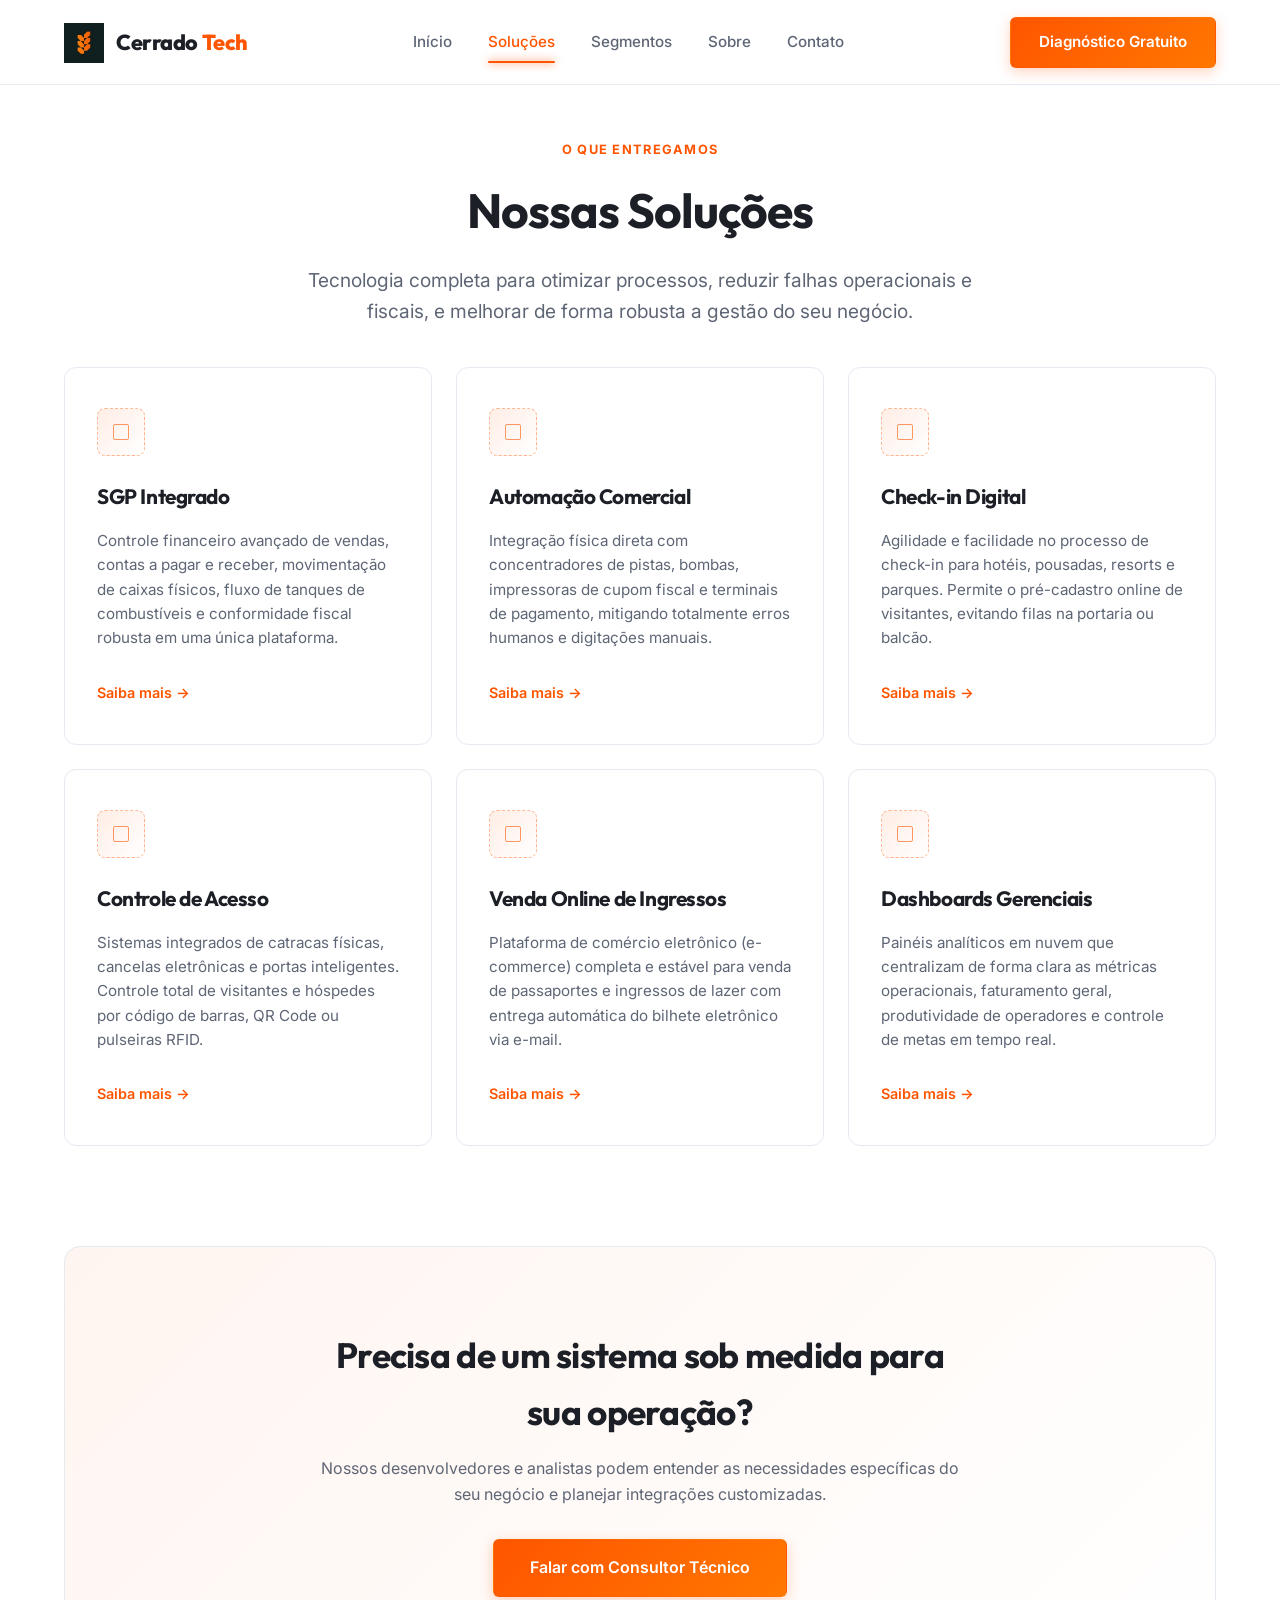
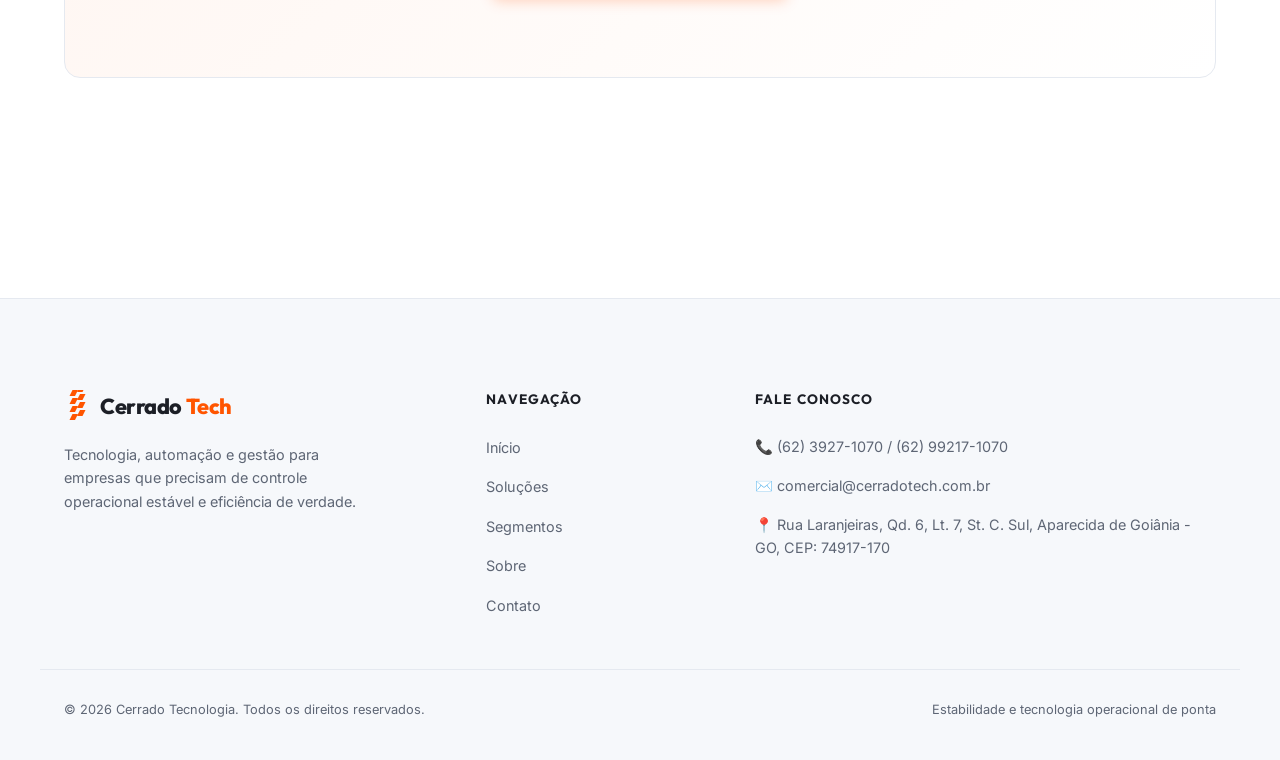
<file: solucoes.html>
<!DOCTYPE html>
<html lang="pt-BR">
<head>
    <meta charset="UTF-8">
    <meta name="viewport" content="width=device-width, initial-scale=1.0">
    <title>Nossas Soluções — Cerrado Tecnologia</title>
    <meta name="description" content="Conheça nosso portfólio de soluções: SGP Integrado, Automação Comercial, Check-in Digital, Controle de Acesso, Venda Online de Ingressos e Dashboards.">
    <!-- Fontes do Google -->
    <link rel="preconnect" href="https://fonts.googleapis.com">
    <link rel="preconnect" href="https://fonts.gstatic.com" crossorigin>
    <link href="https://fonts.googleapis.com/css2?family=Inter:wght@300;400;500;600;700&family=Outfit:wght@400;500;600;700;800&display=swap" rel="stylesheet">
    <link rel="stylesheet" href="styles.css">
</head>
<body>

    <!-- Cabeçalho Padronizado -->
    <header class="main-header">
        <div class="container header-container">
            <a href="index.html" class="logo">
                <img src="assets/images/640021478_18038495351755282_3845802350826798933_n_4.jpg" alt="Logo Cerrado Tech" style="height: 40px; width: auto; object-fit: contain;">
                <span class="logo-text">Cerrado <span class="highlight">Tech</span></span>
            </a>
            
            <button class="mobile-menu-toggle" aria-label="Abrir Menu">
                <span></span>
                <span></span>
                <span></span>
            </button>

            <nav class="nav-menu">
                <ul>
                    <li><a href="index.html">Início</a></li>
                    <li><a href="solucoes.html">Soluções</a></li>
                    <li><a href="segmentos.html">Segmentos</a></li>
                    <li><a href="sobre.html">Sobre</a></li>
                    <li><a href="contato.html">Contato</a></li>
                </ul>
            </nav>

            <a href="contato.html" class="btn btn-primary btn-nav-desktop">Diagnóstico Gratuito</a>
        </div>
    </header>

    <!-- Introdução da Página -->
    <section class="page-header-intro text-center">
        <div class="container">
            <span class="section-tag">O que entregamos</span>
            <h1>Nossas Soluções</h1>
            <p>Tecnologia completa para otimizar processos, reduzir falhas operacionais e fiscais, e melhorar de forma robusta a gestão do seu negócio.</p>
        </div>
    </section>

    <!-- Listagem Completa das 6 Soluções -->
    <section class="container">
        <div class="solutions-grid-full">
            
            <!-- Solução 1: SGP Integrado -->
            <div class="b2b-card">
                <div class="placeholder-visual" title="Placeholder visual neutro para ícone"></div>
                <h3>SGP Integrado</h3>
                <p>Controle financeiro avançado de vendas, contas a pagar e receber, movimentação de caixas físicos, fluxo de tanques de combustíveis e conformidade fiscal robusta em uma única plataforma.</p>
                <a href="contato.html?solucao=sgp" class="card-action-btn">Saiba mais &rarr;</a>
            </div>

            <!-- Solução 2: Automação Comercial -->
            <div class="b2b-card">
                <div class="placeholder-visual" title="Placeholder visual neutro para ícone"></div>
                <h3>Automação Comercial</h3>
                <p>Integração física direta com concentradores de pistas, bombas, impressoras de cupom fiscal e terminais de pagamento, mitigando totalmente erros humanos e digitações manuais.</p>
                <a href="contato.html?solucao=automacao" class="card-action-btn">Saiba mais &rarr;</a>
            </div>

            <!-- Solução 3: Check-in Digital -->
            <div class="b2b-card">
                <div class="placeholder-visual" title="Placeholder visual neutro para ícone"></div>
                <h3>Check-in Digital</h3>
                <p>Agilidade e facilidade no processo de check-in para hotéis, pousadas, resorts e parques. Permite o pré-cadastro online de visitantes, evitando filas na portaria ou balcão.</p>
                <a href="contato.html?solucao=checkin" class="card-action-btn">Saiba mais &rarr;</a>
            </div>

            <!-- Solução 4: Controle de Acesso -->
            <div class="b2b-card">
                <div class="placeholder-visual" title="Placeholder visual neutro para ícone"></div>
                <h3>Controle de Acesso</h3>
                <p>Sistemas integrados de catracas físicas, cancelas eletrônicas e portas inteligentes. Controle total de visitantes e hóspedes por código de barras, QR Code ou pulseiras RFID.</p>
                <a href="contato.html?solucao=acesso" class="card-action-btn">Saiba mais &rarr;</a>
            </div>

            <!-- Solução 5: Venda Online de Ingressos -->
            <div class="b2b-card">
                <div class="placeholder-visual" title="Placeholder visual neutro para ícone"></div>
                <h3>Venda Online de Ingressos</h3>
                <p>Plataforma de comércio eletrônico (e-commerce) completa e estável para venda de passaportes e ingressos de lazer com entrega automática do bilhete eletrônico via e-mail.</p>
                <a href="contato.html?solucao=ingressos" class="card-action-btn">Saiba mais &rarr;</a>
            </div>

            <!-- Solução 6: Dashboards Gerenciais -->
            <div class="b2b-card">
                <div class="placeholder-visual" title="Placeholder visual neutro para ícone"></div>
                <h3>Dashboards Gerenciais</h3>
                <p>Painéis analíticos em nuvem que centralizam de forma clara as métricas operacionais, faturamento geral, produtividade de operadores e controle de metas em tempo real.</p>
                <a href="contato.html?solucao=dashboards" class="card-action-btn">Saiba mais &rarr;</a>
            </div>

        </div>
    </section>

    <!-- Bloco CTA Final -->
    <section class="container" style="padding-bottom: 120px;">
        <div class="cta-block-section text-center">
            <div class="cta-box">
                <h2>Precisa de um sistema sob medida para sua operação?</h2>
                <p>Nossos desenvolvedores e analistas podem entender as necessidades específicas do seu negócio e planejar integrações customizadas.</p>
                <a href="contato.html" class="btn btn-primary btn-lg">Falar com Consultor Técnico</a>
            </div>
        </div>
    </section>

    <!-- Rodapé Completo Padronizado -->
    <footer class="main-footer">
        <div class="container footer-grid">
            <div class="footer-brand">
                <a href="index.html" class="logo">
                    <svg width="24" height="32" viewBox="0 0 24 32" fill="none" xmlns="http://www.w3.org/2000/svg">
                        <!-- Coluna Esquerda: 4 segmentos -->
                        <path d="M11 30H5.5L8.5 24H14L11 30Z" fill="var(--accent-orange)"/>
                        <path d="M11 22H5.5L8.5 16H14L11 22Z" fill="var(--accent-orange)"/>
                        <path d="M11 14H5.5L8.5 8H14L11 14Z" fill="var(--accent-orange)"/>
                        <path d="M11 6H5.5L8.5 0H14L11 6Z" fill="var(--accent-orange)"/>
                        <!-- Coluna Direita: 4 segmentos -->
                        <path d="M18.5 26H13L16 20H21.5L18.5 26Z" fill="var(--accent-orange)"/>
                        <path d="M18.5 18H13L16 12H21.5L18.5 18Z" fill="var(--accent-orange)"/>
                        <path d="M18.5 10H13L16 4H21.5L18.5 10Z" fill="var(--accent-orange)"/>
                        <path d="M18.5 2H13L16 -4H21.5L18.5 2Z" fill="var(--accent-orange)"/>
                    </svg>
                    <span class="logo-text">Cerrado <span class="highlight">Tech</span></span>
                </a>
                <p class="brand-tagline">Tecnologia, automação e gestão para empresas que precisam de controle operacional estável e eficiência de verdade.</p>
            </div>

            <div class="footer-links">
                <h4>Navegação</h4>
                <ul>
                    <li><a href="index.html">Início</a></li>
                    <li><a href="solucoes.html">Soluções</a></li>
                    <li><a href="segmentos.html">Segmentos</a></li>
                    <li><a href="sobre.html">Sobre</a></li>
                    <li><a href="contato.html">Contato</a></li>
                </ul>
            </div>

            <div class="footer-contact">
                <h4>Fale Conosco</h4>
                <p>📞 (62) 3927-1070 / (62) 99217-1070</p>
                <p>✉️ comercial@cerradotech.com.br</p>
                <p>📍 Rua Laranjeiras, Qd. 6, Lt. 7, St. C. Sul, Aparecida de Goiânia - GO, CEP: 74917-170</p>
            </div>
        </div>
        
        <div class="container footer-bottom">
            <span>© 2026 Cerrado Tecnologia. Todos os direitos reservados.</span>
            <span>Estabilidade e tecnologia operacional de ponta</span>
        </div>
    </footer>

    <script src="script.js"></script>
</body>
</html>
</file>
<file: styles.css>
/* ==========================================================================
   SISTEMA DE DESIGN ULTRA-PROFISSIONAL E RESPONSIVO B2B (CERRADO TECNOLOGIA)
   ========================================================================== */

:root {
    /* Paleta de Cores Clara / Minimalist Premium B2B */
    --bg-primary: #ffffff;        /* Branco puro de fundo */
    --bg-secondary: #f6f8fb;      /* Off-white azulado suave para contraste */
    --bg-card: #ffffff;           /* Fundo dos cards puro */
    --bg-card-hover: #ffffff;
    
    /* Cores de Destaque */
    --accent-orange: #ff5500;     /* Laranja Cerrado assinatura */
    --accent-orange-hover: #e04b00;
    --accent-glow: rgba(255, 85, 0, 0.08);
    --accent-green: #10b981;     /* Verde de conversão do WhatsApp */
    --accent-green-hover: #059669;
    
    /* Tipografia e Textos */
    --text-main: #1c1f26;         /* Cinza carvão para legibilidade extrema */
    --text-muted: #5e6675;        /* Cinza de apoio */
    --text-dark: #0a0b0d;         /* Preto puro */
    
    /* Bordas e Sombras */
    --border-color: #e5e9f0;      /* Borda cinza clara fina */
    --border-hover: rgba(255, 85, 0, 0.5);    /* Borda ativa laranja */
    --shadow-subtle: 0 12px 30px rgba(0, 0, 0, 0.04);
    --shadow-glow: 0 4px 20px rgba(255, 85, 0, 0.08);
    
    /* Espaçamento e Layout */
    --container-width: 1200px;
    --transition-smooth: all 0.4s cubic-bezier(0.25, 0.8, 0.25, 1);
}

/* Scrollbar Personalizada Premium */
::-webkit-scrollbar {
    width: 8px;
    height: 8px;
}
::-webkit-scrollbar-track {
    background: var(--bg-primary);
}
::-webkit-scrollbar-thumb {
    background: rgba(255, 85, 0, 0.25);
    border-radius: 4px;
    transition: var(--transition-smooth);
}
::-webkit-scrollbar-thumb:hover {
    background: var(--accent-orange);
}

/* Reset Geral e Acessibilidade */
* {
    margin: 0;
    padding: 0;
    box-sizing: border-box;
    scroll-behavior: smooth;
}

ul {
    list-style: none;
}

body {
    font-family: 'Inter', sans-serif;
    background-color: var(--bg-primary);
    color: var(--text-main);
    line-height: 1.6;
    overflow-x: hidden;
    -webkit-font-smoothing: antialiased;
    -moz-osx-font-smoothing: grayscale;
}

h1, h2, h3, h4, .logo-text {
    font-family: 'Outfit', sans-serif;
    font-weight: 700;
    letter-spacing: -0.02em;
}

a {
    color: inherit;
    text-decoration: none;
    transition: var(--transition-smooth);
    display: inline-block;
}

img, svg {
    max-width: 100%;
    height: auto;
    vertical-align: middle;
}

button, input, select, textarea {
    font-family: inherit;
    transition: var(--transition-smooth);
}

/* Container Estrutural */
.container {
    width: 100%;
    max-width: var(--container-width);
    margin: 0 auto;
    padding: 0 24px;
}

/* Espaçamento das seções - Respiro Visual Amplo B2B */
section {
    padding: clamp(60px, 8vw, 110px) 0;
}

.text-center {
    text-align: center;
}

.highlight {
    color: var(--accent-orange);
}

.hidden {
    display: none !important;
}

/* ==========================================================================
   HEADER & FOOTER PADRONIZADOS E OTIMIZADOS
   ========================================================================== */

/* Header Fixo com Desfoque de Vidro */
.main-header {
    position: fixed;
    top: 0;
    left: 0;
    width: 100%;
    z-index: 1000;
    background-color: rgba(255, 255, 255, 0.85); /* Menu claro */
    backdrop-filter: blur(16px);
    -webkit-backdrop-filter: blur(16px);
    border-bottom: 1px solid var(--border-color);
    transition: var(--transition-smooth);
}

.main-header .logo-text {
    color: var(--text-main);
}

.main-header .nav-menu a {
    color: var(--text-muted);
}

.main-header .nav-menu a:hover {
    color: var(--text-main);
}

.main-header .mobile-menu-toggle span {
    background-color: var(--text-main);
}

.header-container {
    display: flex;
    align-items: center;
    justify-content: space-between;
    height: 85px; /* Altura ideal para respiro do logo */
}

.logo {
    display: flex;
    align-items: center;
    gap: 12px;
}

.logo-text {
    font-size: 1.35rem;
    color: var(--text-main);
    font-weight: 800;
}

.nav-menu ul {
    display: flex;
    gap: 36px; /* Links bem separados para leitura profissional */
}

.nav-menu a {
    font-size: 0.95rem;
    font-weight: 500;
    color: var(--text-muted);
    position: relative;
    padding: 6px 0;
}

.nav-menu a:hover {
    color: var(--text-main);
}

/* Linha indicadora ativa sutil */
.nav-menu a.active {
    color: var(--accent-orange);
}

.nav-menu a.active::after {
    content: "";
    position: absolute;
    bottom: -2px;
    left: 0;
    width: 100%;
    height: 2px;
    background-color: var(--accent-orange);
    border-radius: 2px;
    box-shadow: 0 0 8px var(--accent-orange);
}

/* Botão Mobile */
.mobile-menu-toggle {
    display: none;
    flex-direction: column;
    gap: 6px;
    background: none;
    border: none;
    cursor: pointer;
    padding: 8px;
    z-index: 1100;
}

.mobile-menu-toggle span {
    display: block;
    width: 22px;
    height: 2px;
    background-color: var(--text-main);
    border-radius: 4px;
    transition: var(--transition-smooth);
}

/* Rodapé Premium */
.main-footer {
    background-color: var(--bg-secondary);
    border-top: 1px solid var(--border-color);
    padding: 90px 0 40px 0;
}

.footer-grid {
    display: grid;
    grid-template-columns: 1.4fr 0.8fr 1.8fr;
    gap: clamp(40px, 5vw, 64px);
    margin-bottom: 50px;
}

.footer-brand {
    display: flex;
    flex-direction: column;
    gap: 20px;
}

.brand-tagline {
    color: var(--text-muted);
    font-size: 0.9rem;
    max-width: 320px;
    line-height: 1.6;
}

.footer-links h4,
.footer-contact h4 {
    font-size: 0.85rem;
    text-transform: uppercase;
    letter-spacing: 0.08em;
    margin-bottom: 24px;
    color: var(--text-main);
    font-weight: 700;
}

.footer-links ul {
    display: flex;
    flex-direction: column;
    gap: 14px;
}

.footer-links a {
    color: var(--text-muted);
    font-size: 0.9rem;
}

.footer-links a:hover {
    color: var(--accent-orange);
    transform: translateX(4px);
}

.footer-contact p {
    color: var(--text-muted);
    font-size: 0.9rem;
    margin-bottom: 16px;
    line-height: 1.6;
}

.footer-bottom {
    border-top: 1px solid var(--border-color);
    padding-top: 30px;
    display: flex;
    justify-content: space-between;
    align-items: center;
    color: var(--text-muted);
    font-size: 0.8rem;
}

/* ==========================================================================
   COMPONENTES B2B REUTILIZÁVEIS E COMPATÍVEIS
   ========================================================================== */

/* Botões Modernos */
.btn {
    display: inline-flex;
    align-items: center;
    justify-content: center;
    padding: 12px 28px;
    border-radius: 6px;
    font-weight: 600;
    font-size: 0.95rem;
    cursor: pointer;
    border: 1px solid transparent;
}

.btn-primary {
    background: linear-gradient(135deg, var(--accent-orange), #ff7700);
    color: #ffffff;
    box-shadow: 0 4px 14px rgba(255, 85, 0, 0.25);
}

.btn-primary:hover {
    transform: translateY(-2px);
    box-shadow: 0 6px 20px rgba(255, 85, 0, 0.45);
    background: linear-gradient(135deg, #ff6600, #ff8800);
}

.btn-secondary {
    background-color: var(--bg-secondary);
    color: var(--text-main);
    border-color: var(--border-color);
}

.btn-secondary:hover {
    background-color: #e5e9f0;
    border-color: rgba(255, 85, 0, 0.35);
    transform: translateY(-2px);
}

.btn-whatsapp {
    background-color: var(--accent-green);
    color: white;
    box-shadow: 0 4px 14px rgba(16, 185, 129, 0.25);
}

.btn-whatsapp:hover {
    background-color: var(--accent-green-hover);
    transform: translateY(-2px);
    box-shadow: 0 6px 18px rgba(16, 185, 129, 0.45);
}

.btn-lg {
    padding: 15px 36px;
    font-size: 1rem;
}

.btn-block {
    display: flex;
    width: 100%;
}

/* Cards B2B Otimizados (Grid/Flex) */
.b2b-card {
    background-color: var(--bg-card);
    border: 1px solid var(--border-color);
    border-radius: 12px;
    padding: 40px 32px;
    display: flex;
    flex-direction: column;
    height: 100%;
}

.b2b-card:hover {
    background-color: var(--bg-card-hover);
    border-color: var(--border-hover);
    transform: translateY(-5px);
    box-shadow: var(--shadow-subtle), var(--shadow-glow);
}

/* Placeholders Visuais Neutros (Substituem ícones brutos) */
.placeholder-visual {
    width: 48px;
    height: 48px;
    border-radius: 8px;
    background: linear-gradient(135deg, rgba(255, 85, 0, 0.1) 0%, rgba(255, 255, 255, 0.02) 100%);
    border: 1px dashed rgba(255, 85, 0, 0.4);
    margin-bottom: 24px;
    position: relative;
    display: flex;
    align-items: center;
    justify-content: center;
}

.placeholder-visual::after {
    content: "";
    width: 14px;
    height: 14px;
    border: 1.5px solid var(--accent-orange);
    border-radius: 2px;
    opacity: 0.6;
}

.placeholder-image {
    width: 100%;
    height: 280px;
    border-radius: 12px;
    background: linear-gradient(135deg, rgba(255, 85, 0, 0.05) 0%, rgba(255, 255, 255, 0.01) 100%);
    border: 1px dashed var(--border-color);
    display: flex;
    flex-direction: column;
    align-items: center;
    justify-content: center;
    gap: 12px;
    color: var(--text-muted);
    font-size: 0.9rem;
    padding: 24px;
    text-align: center;
}

.placeholder-image svg {
    color: var(--accent-orange);
    opacity: 0.4;
    margin-bottom: 8px;
}

/* Tags / Badges */
.badge-tag {
    display: inline-flex;
    align-items: center;
    gap: 8px;
    background-color: rgba(255, 85, 0, 0.08);
    border: 1px solid rgba(255, 85, 0, 0.15);
    padding: 6px 14px;
    border-radius: 100px;
    font-size: 0.8rem;
    font-weight: 600;
    color: var(--accent-orange);
    margin-bottom: 20px;
    text-transform: uppercase;
    letter-spacing: 0.05em;
}

.section-tag {
    color: var(--accent-orange);
    font-weight: 700;
    font-size: 0.8rem;
    text-transform: uppercase;
    letter-spacing: 0.1em;
    display: block;
    margin-bottom: 12px;
}

/* ==========================================================================
   PÁGINA INICIAL (INDEX.HTML)
   ========================================================================== */

.hero-section {
    padding-top: clamp(140px, 15vh, 180px);
    padding-bottom: clamp(60px, 8vw, 120px);
    display: flex;
    align-items: center;
    position: relative;
    background-color: #ffffff; /* Fundo claro */
    overflow: hidden;
    z-index: 1;
}

.hero-section::before {
    content: "";
    position: absolute;
    top: 0;
    left: 0;
    width: 100%;
    height: 100%;
    background-image: url('assets/images/Capturar.PNG');
    background-size: cover;
    background-position: center; /* Centralizado conforme solicitado */
    background-repeat: no-repeat;
    z-index: 1; /* Imagem de fundo no nível 1 */
}

.hero-section::after {
    content: "";
    position: absolute;
    top: 0;
    left: 0;
    width: 100%;
    height: 100%;
    background-image: linear-gradient(to right, #ffffff 35%, rgba(255, 255, 255, 0.85) 60%, rgba(255, 255, 255, 0) 100%);
    z-index: 2; /* Sobreposição gradiente clara para contraste do texto */
    pointer-events: none;
}

.hero-grid {
    display: grid;
    grid-template-columns: 1.15fr 0.85fr;
    gap: clamp(32px, 5vw, 64px);
    align-items: center;
    width: 100%;
    position: relative;
    z-index: 2; /* Conteúdo no nível 2 (sobre a imagem de fundo) */
}

.hero-content {
    position: relative;
    z-index: 5; /* Texto sobre a imagem de fundo */
}

.hero-content h1 {
    font-size: clamp(2rem, 5vw, 3.2rem); /* Dimensionamento responsivo dinâmico */
    line-height: 1.15;
    margin-bottom: 24px;
    color: var(--text-main); /* Texto escuro */
}

.hero-content p {
    font-size: clamp(1rem, 1.8vw, 1.15rem);
    color: var(--text-muted); /* Subtítulo mutado escuro */
    margin-bottom: 40px;
    line-height: 1.6;
}

.hero-actions {
    display: flex;
    gap: 16px;
    flex-wrap: wrap; /* Evita quebra de botões no mobile */
    position: relative;
    z-index: 5;
}

/* Estatísticas */
.authority-section {
    background-color: var(--bg-secondary);
    border-top: 1px solid var(--border-color);
    border-bottom: 1px solid var(--border-color);
    padding: 80px 0;
}

.stats-grid {
    display: grid;
    grid-template-columns: repeat(auto-fit, minmax(220px, 1fr)); /* Responsivo sem media query */
    gap: 24px;
}

.stat-item {
    text-align: center;
}

.stat-number {
    font-size: clamp(2.5rem, 5vw, 3.2rem);
    font-weight: 800;
    color: var(--accent-orange);
    line-height: 1;
    margin-bottom: 10px;
    font-family: 'Outfit', sans-serif;
}

.stat-label {
    font-size: 0.95rem;
    color: var(--text-main);
    font-weight: 600;
    margin-bottom: 6px;
}

.stat-sub {
    font-size: 0.8rem;
    color: var(--text-muted);
    line-height: 1.4;
}

/* Grades de Prévia */
.preview-section {
    padding: clamp(60px, 8vw, 100px) 0;
}

.preview-grid {
    display: grid;
    grid-template-columns: repeat(auto-fit, minmax(280px, 1fr));
    gap: 24px;
    margin-top: 48px;
}

.preview-footer-link {
    margin-top: 40px;
    display: inline-flex;
    align-items: center;
    gap: 8px;
    font-weight: 600;
    color: var(--accent-orange);
}

.preview-footer-link:hover {
    gap: 12px;
}

/* Bloco CTA Final */
.cta-block-section {
    padding: clamp(50px, 8vw, 80px) 24px;
    background: linear-gradient(135deg, rgba(255, 85, 0, 0.06) 0%, rgba(255, 255, 255, 0.01) 100%);
    border: 1px solid var(--border-color);
    border-radius: 16px;
    margin-bottom: clamp(60px, 8vw, 100px);
}

.cta-box {
    max-width: 650px;
    margin: 0 auto;
}

.cta-box h2 {
    font-size: clamp(1.6rem, 4vw, 2.2rem);
    margin-bottom: 16px;
}

.cta-box p {
    color: var(--text-muted);
    margin-bottom: 32px;
}

/* ==========================================================================
   PÁGINA SOLUÇÕES (SOLUCOES.HTML)
   ========================================================================== */

.page-header-intro {
    padding-top: clamp(140px, 15vh, 180px);
    padding-bottom: 40px;
}

.page-header-intro h1 {
    font-size: clamp(2.2rem, 5vw, 3rem);
    margin-bottom: 16px;
}

.page-header-intro p {
    font-size: clamp(1.05rem, 2vw, 1.2rem);
    color: var(--text-muted);
    max-width: 700px;
    margin: 0 auto;
}

.solutions-grid-full {
    display: grid;
    grid-template-columns: repeat(auto-fit, minmax(320px, 1fr));
    gap: 24px;
    margin-bottom: 100px;
}

.b2b-card h3 {
    font-size: 1.3rem;
    margin-bottom: 16px;
    color: var(--text-main);
}

.b2b-card p {
    color: var(--text-muted);
    font-size: 0.95rem;
    line-height: 1.6;
    margin-bottom: 30px;
}

.card-action-btn {
    margin-top: auto;
    font-weight: 600;
    color: var(--accent-orange);
    display: inline-flex;
    align-items: center;
    gap: 6px;
    font-size: 0.9rem;
}

.card-action-btn:hover {
    gap: 10px;
}

/* ==========================================================================
   PÁGINA SEGMENTOS (SEGMENTOS.HTML)
   ========================================================================== */

.segments-grid-full {
    display: grid;
    grid-template-columns: repeat(auto-fit, minmax(400px, 1fr));
    gap: 28px;
    margin-bottom: 100px;
}

.segment-card-b2b {
    background-color: var(--bg-card);
    border: 1px solid var(--border-color);
    border-radius: 12px;
    padding: clamp(24px, 4vw, 44px);
    display: flex;
    flex-direction: column;
    gap: 20px;
    transition: var(--transition-smooth);
    height: 100%;
}

.segment-card-b2b:hover {
    border-color: var(--border-hover);
    background-color: var(--bg-card-hover);
    box-shadow: var(--shadow-subtle);
    transform: translateY(-3px);
}

.segment-card-b2b h3 {
    font-size: 1.4rem;
}

.segment-card-b2b p {
    color: var(--text-muted);
    font-size: 0.95rem;
    line-height: 1.6;
}

/* ==========================================================================
   PÁGINA SOBRE (SOBRE.HTML)
   ========================================================================== */

.about-intro-grid {
    display: grid;
    grid-template-columns: 1.15fr 0.85fr;
    gap: clamp(32px, 5vw, 64px);
    align-items: center;
    margin-bottom: 80px;
}

.about-intro-content h2 {
    font-size: clamp(1.6rem, 4vw, 2.25rem);
    margin-bottom: 24px;
}

.about-intro-content p {
    color: var(--text-muted);
    margin-bottom: 20px;
    font-size: 1.05rem;
}

.pillars-grid {
    display: grid;
    grid-template-columns: repeat(auto-fit, minmax(220px, 1fr));
    gap: 24px;
    margin-bottom: 100px;
}

.pillar-card {
    background-color: var(--bg-card);
    border: 1px solid var(--border-color);
    border-radius: 12px;
    padding: 40px 24px;
    text-align: center;
    transition: var(--transition-smooth);
}

.pillar-card:hover {
    border-color: var(--border-hover);
    background-color: var(--bg-card-hover);
    transform: translateY(-4px);
}

.pillar-card h3 {
    font-size: 1.15rem;
    margin-bottom: 12px;
}

.pillar-card p {
    color: var(--text-muted);
    font-size: 0.88rem;
    line-height: 1.6;
}

/* Linha do Tempo Responsiva */
.timeline-section {
    padding: 80px 0;
    background-color: var(--bg-secondary);
    border-top: 1px solid var(--border-color);
    border-bottom: 1px solid var(--border-color);
}

.timeline-container {
    max-width: 800px;
    margin: 60px auto 0 auto;
    position: relative;
}

.timeline-container::after {
    content: "";
    position: absolute;
    width: 2px;
    background-color: var(--border-color);
    top: 0;
    bottom: 0;
    left: 50%;
    transform: translateX(-50%);
}

.timeline-item {
    padding: 10px 40px;
    position: relative;
    width: 50%;
    margin-bottom: 30px;
}

.timeline-item::after {
    content: "";
    position: absolute;
    width: 14px;
    height: 14px;
    right: -7px;
    background-color: var(--bg-primary);
    border: 3px solid var(--accent-orange);
    top: 24px;
    border-radius: 50%;
    z-index: 2;
    box-shadow: 0 0 8px var(--accent-orange);
}

.left {
    left: 0;
}

.right {
    left: 50%;
}

.right::after {
    left: -7px;
}

.timeline-content {
    padding: 24px 30px;
    background-color: var(--bg-card);
    border: 1px solid var(--border-color);
    border-radius: 8px;
    transition: var(--transition-smooth);
}

.timeline-content:hover {
    border-color: rgba(255, 85, 0, 0.25);
    background-color: var(--bg-card-hover);
}

.timeline-year {
    font-size: 1.3rem;
    font-weight: 800;
    color: var(--accent-orange);
    margin-bottom: 6px;
    font-family: 'Outfit', sans-serif;
}

.timeline-content h3 {
    font-size: 1.1rem;
    margin-bottom: 8px;
}

.timeline-content p {
    color: var(--text-muted);
    font-size: 0.88rem;
    line-height: 1.5;
}

/* ==========================================================================
   PÁGINA CONTATO (CONTATO.HTML)
   ========================================================================== */

.contact-intro-grid {
    display: grid;
    grid-template-columns: 0.9fr 1.1fr;
    gap: clamp(32px, 5vw, 64px);
    align-items: flex-start;
    margin-bottom: 100px;
}

.contact-blocks {
    display: flex;
    flex-direction: column;
    gap: 24px;
}

.contact-info-card {
    background-color: var(--bg-card);
    border: 1px solid var(--border-color);
    border-radius: 12px;
    padding: 32px;
    display: flex;
    gap: 20px;
    align-items: flex-start;
    transition: var(--transition-smooth);
}

.contact-info-card:hover {
    border-color: var(--border-hover);
    background-color: var(--bg-card-hover);
}

.contact-info-card h3 {
    font-size: 0.75rem;
    text-transform: uppercase;
    color: var(--text-muted);
    letter-spacing: 0.08em;
    margin-bottom: 6px;
    font-weight: 700;
}

.contact-info-card p,
.contact-info-card a {
    font-size: 1.1rem;
    font-weight: 600;
    color: var(--text-main);
}

.contact-info-card a:hover {
    color: var(--accent-orange);
}

/* Formulário B2B Otimizado */
.contact-form-b2b {
    background-color: var(--bg-card);
    border: 1px solid var(--border-color);
    border-radius: 12px;
    padding: clamp(24px, 5vw, 48px);
}

.form-header {
    margin-bottom: 32px;
}

.form-header h2 {
    font-size: clamp(1.4rem, 4vw, 1.75rem);
    margin-bottom: 8px;
}

.form-header p {
    color: var(--text-muted);
    font-size: 0.95rem;
}

.form-group-b2b {
    display: flex;
    flex-direction: column;
    gap: 8px;
    margin-bottom: 24px;
}

.form-group-b2b label {
    font-size: 0.75rem;
    font-weight: 700;
    color: var(--text-muted);
    text-transform: uppercase;
    letter-spacing: 0.08em;
}

.form-group-b2b input,
.form-group-b2b select,
.form-group-b2b textarea {
    background-color: var(--bg-secondary);
    border: 1px solid var(--border-color);
    color: var(--text-main);
    padding: 14px 18px;
    border-radius: 6px;
    font-size: 0.95rem;
    width: 100%;
    transition: var(--transition-smooth);
}

.form-group-b2b input:focus,
.form-group-b2b select:focus,
.form-group-b2b textarea:focus {
    outline: none;
    border-color: var(--accent-orange);
    box-shadow: 0 0 12px rgba(255, 85, 0, 0.15);
    background-color: #ffffff;
}

.form-success-message {
    text-align: center;
    padding: 40px 0;
    animation: fadeIn 0.4s ease;
}

.form-success-icon {
    width: 64px;
    height: 64px;
    border-radius: 50%;
    background-color: rgba(255, 85, 0, 0.08);
    border: 1px solid var(--accent-orange);
    display: inline-flex;
    align-items: center;
    justify-content: center;
    margin-bottom: 20px;
    color: var(--accent-orange);
    box-shadow: var(--shadow-glow);
}

.form-success-message h3 {
    font-size: 1.5rem;
    margin-bottom: 12px;
}

.form-success-message p {
    color: var(--text-muted);
    font-size: 0.95rem;
}

/* ==========================================================================
   BREAKPOINTS ADICIONAIS E RESPONSIVIDADE ULTRA (320px - 992px)
   ========================================================================== */

/* Telas Médias (Tablets) */

   @media (max-width: 992px) {
    .hero-section {
        text-align: center;
        padding-top: 140px;
        padding-bottom: 80px;
    }
    .hero-section::before {
        background-image: url('assets/images/Capturar.PNG');
        background-position: center center;
        background-size: cover;
    }
    
    .hero-section::after {
        background-image: linear-gradient(to bottom, rgba(255, 255, 255, 0.7) 0%, rgba(255, 255, 255, 0.95) 100%);
    }

    .hero-grid {
        grid-template-columns: 1fr;
        text-align: center;
        gap: 48px;
    }
    
    .hero-content p {
        margin-left: auto;
        margin-right: auto;
    }
    
    .hero-actions {
        justify-content: center;
    }

    .hero-visual {
        max-width: 500px;
        margin: 0 auto;
    }
    
    .preview-grid {
        grid-template-columns: repeat(auto-fit, minmax(280px, 1fr));
    }
    
    .solutions-grid-full {
        grid-template-columns: repeat(auto-fit, minmax(280px, 1fr));
    }
    
    .segments-grid-full {
        grid-template-columns: 1fr;
    }
    
    .about-intro-grid {
        grid-template-columns: 1fr;
        gap: 40px;
    }
    
    .about-intro-content {
        text-align: center;
    }
    
    .about-intro-grid .placeholder-image {
        max-width: 480px;
        margin: 0 auto;
    }
    
    .timeline-container::after {
        left: 31px;
    }
    
    .timeline-item {
        width: 100%;
        padding-left: 60px;
        padding-right: 20px;
    }
    
    .timeline-item::after {
        left: 31px;
        right: auto;
        transform: translateX(-50%);
    }
    
    .right {
        left: 0;
    }
    
    .contact-intro-grid {
        grid-template-columns: 1fr;
        gap: 48px;
    }
    
    .footer-grid {
        grid-template-columns: 1fr 1fr;
    }
}

/* Telas de Smartphones Pequenos (Celulares) */
@media (max-width: 768px) {
    .header-container {
        height: 75px;
    }
    
    .mobile-menu-toggle {
        display: flex;
    }
    

       .nav-menu {
        position: absolute;
        top: 75px;
        left: 0;
        width: 100%;
        background-color: #0a0b0d; /* Fundo escuro do menu mobile */
        border-bottom: 1px solid rgba(255, 255, 255, 0.08);
        padding: 30px 24px;
        display: none;
        box-shadow: 0 10px 30px rgba(0, 0, 0, 0.5);
    }
    
    .nav-menu.active {
        display: block;
        animation: slideDown 0.3s ease;
    }
    
    .nav-menu ul {
        flex-direction: column;
        gap: 20px;
        text-align: center;
    }
    
    .nav-menu a {
        font-size: 1.05rem;
    }
    
    .btn-nav-desktop {
        display: none; /* Oculta o botão no header desktop */
    }
    
    .preview-grid, .solutions-grid-full, .pillars-grid {
        grid-template-columns: 1fr;
    }
    
    .b2b-card {
        padding: 30px 24px;
    }
    
    .footer-grid {
        grid-template-columns: 1fr;
        gap: 40px;
    }
    
    .footer-bottom {
        flex-direction: column;
        gap: 16px;
        text-align: center;
    }
}

/* Breakpoint Ultra-Pequeno (Celulares de 320px a 375px) */
@media (max-width: 375px) {
    .container {
        padding: 0 16px;
    }
    
    .hero-content h1 {
        font-size: 1.8rem;
    }
    
    .hero-actions {
        flex-direction: column;
        width: 100%;
    }
    
    .hero-actions .btn {
        width: 100%;
    }
    
    .contact-form-b2b {
        padding: 24px 16px;
    }
    
    .timeline-item {
        padding-left: 45px;
        padding-right: 10px;
    }
    
    .timeline-container::after {
        left: 20px;
    }
    
    .timeline-item::after {
        left: 20px;
    }
}

/* Animações Auxiliares */
@keyframes slideDown {
    from { opacity: 0; transform: translateY(-10px); }
    to { opacity: 1; transform: translateY(0); }
}

@keyframes fadeIn {
    from { opacity: 0; }
    to { opacity: 1; }
}
</file>
